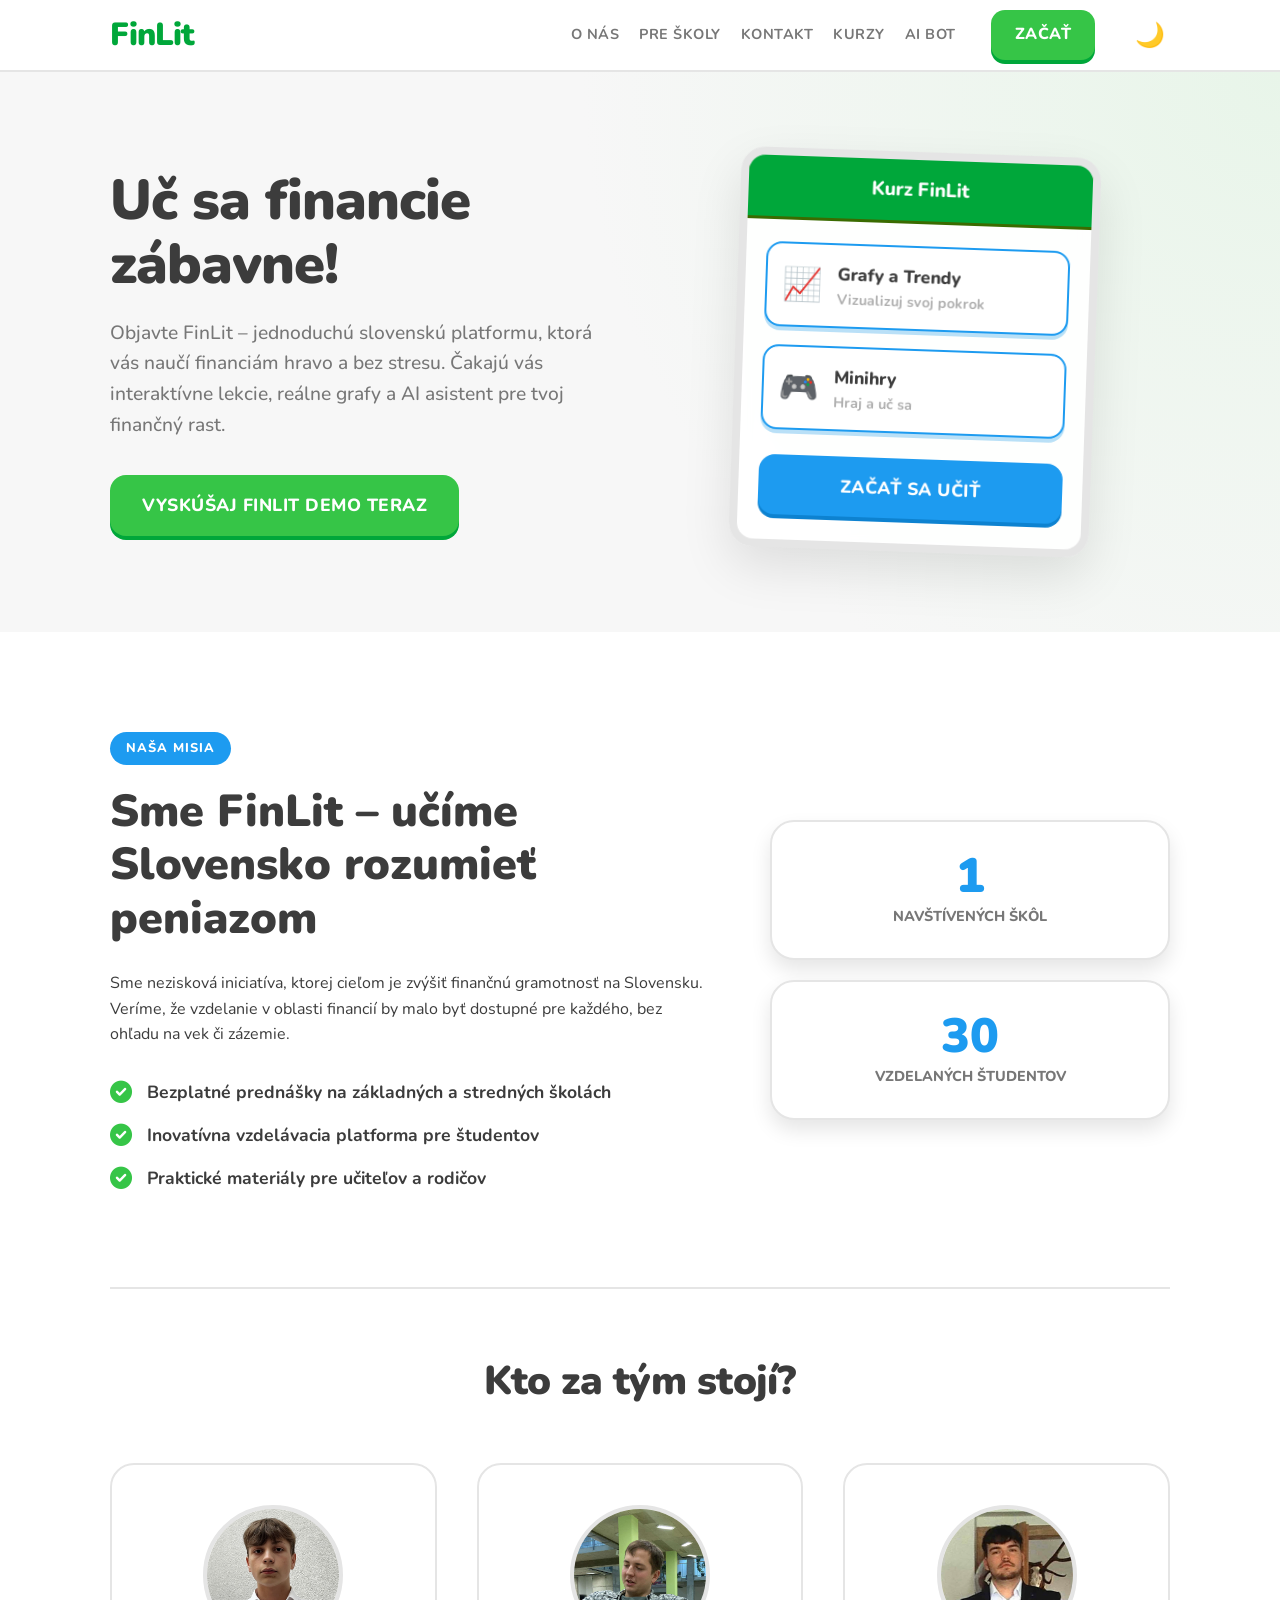
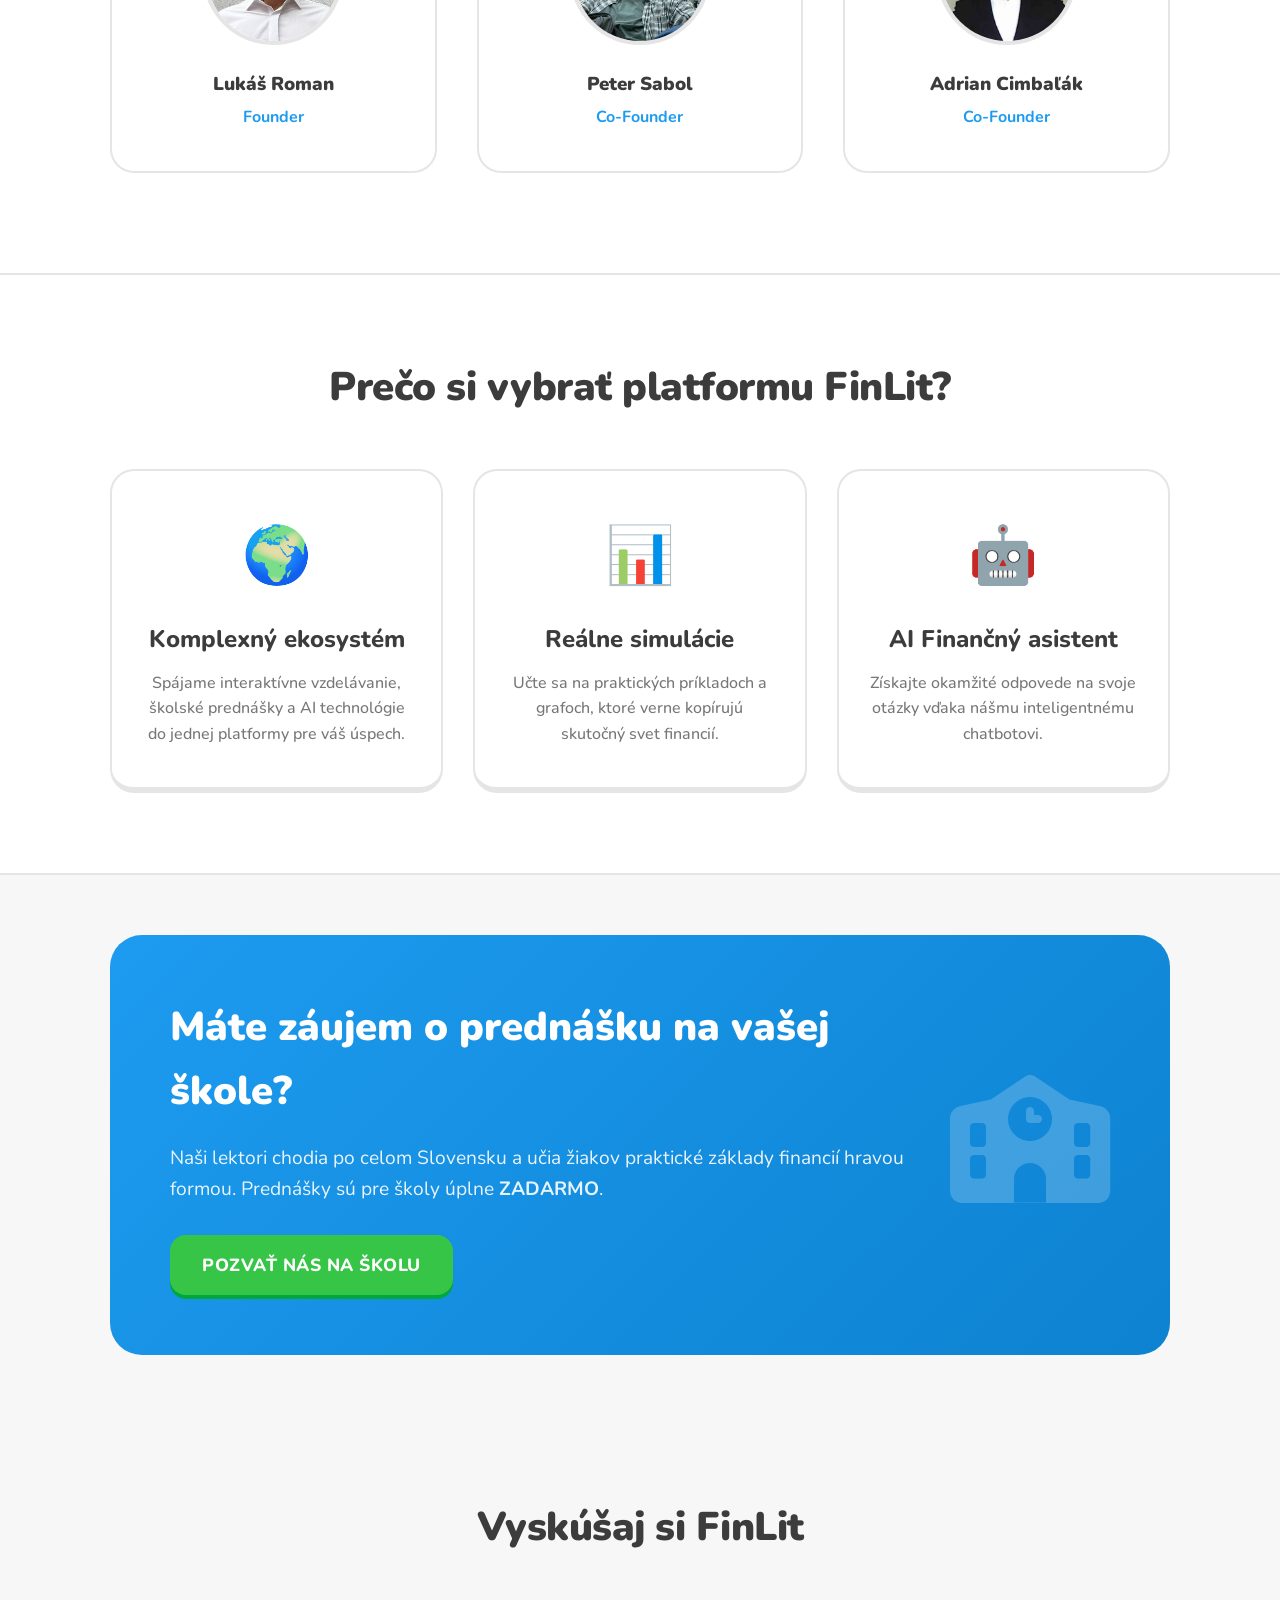
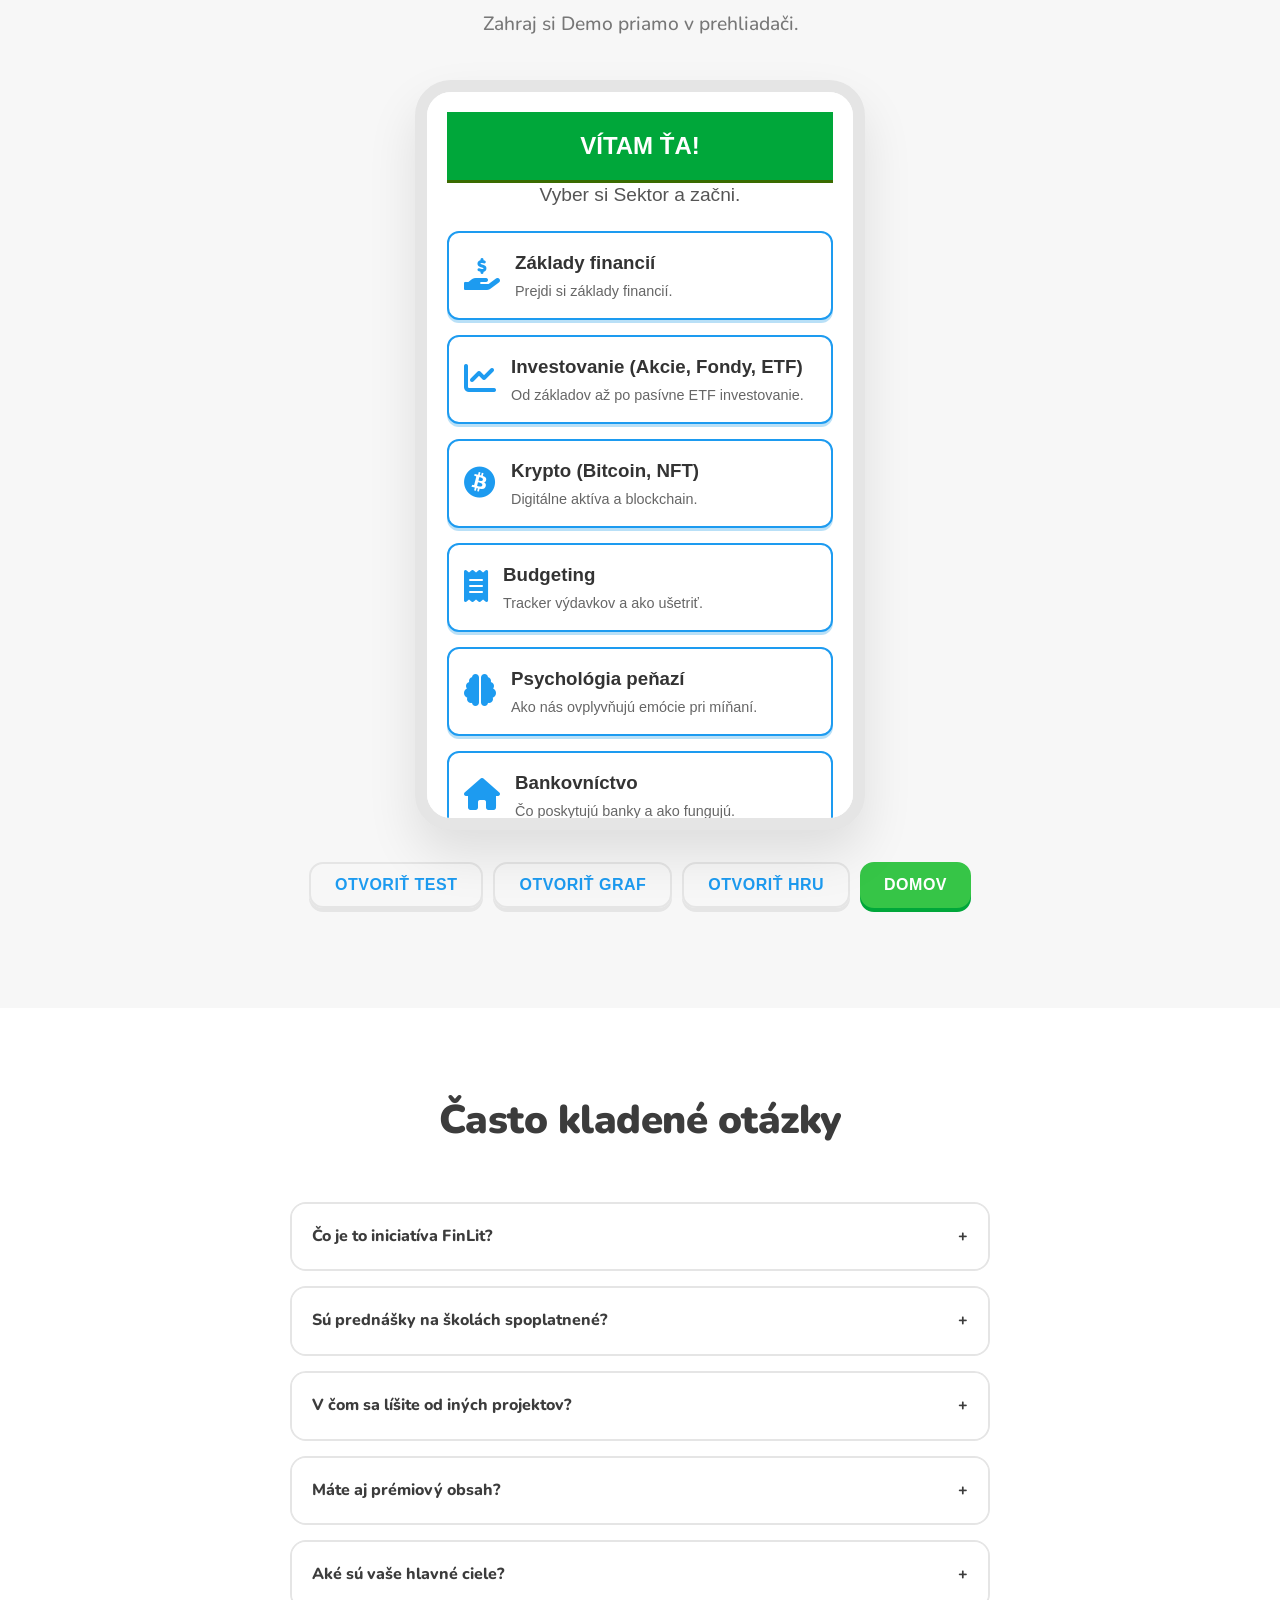
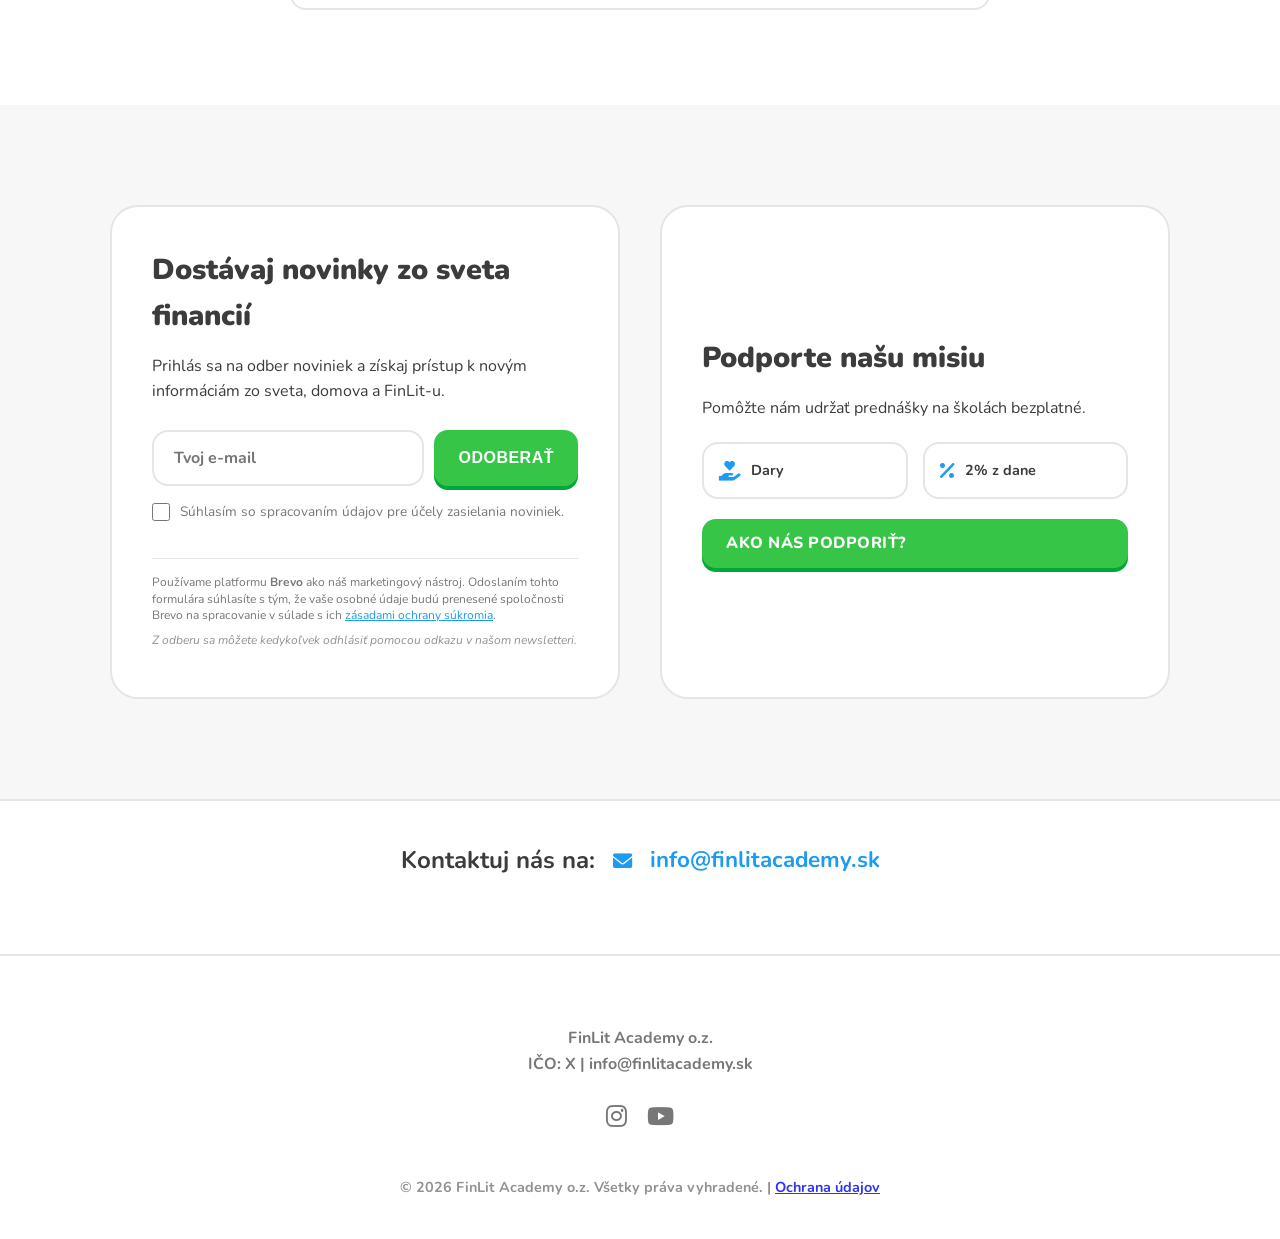
<file: index.html>
<!DOCTYPE html>
<html lang="sk">

<head>
    <meta charset="UTF-8">
    <meta name="viewport" content="width=device-width, initial-scale=1.0">
    <title>FinLit - Uč sa financie</title>
    <meta name="description" content="Objavte FinLit – slovenskú platformu, ktorá vás naučí financiám hravo a bez stresu. Čakajú vás
                        interaktívne lekcie, reálne grafy a AI bot v štýle tých najlepších vzdelávacích platforiem!.">

    <!-- Open Graph / Facebook -->
    <meta property="og:type" content="website">
    <meta property="og:url" content="https://finlitacademy.sk/">
    <meta property="og:title" content="FinLit - Uč sa financie zábavne!">
    <meta property="og:description" content="Slovenská platforma pre hravé finančné vzdelávanie. Interaktívne lekcie, simulácie a AI asistent.">
    <meta property="og:image" content="https://finlitacademy.sk/img/og-preview.png">

    <!-- Twitter -->
    <meta property="twitter:card" content="summary_large_image">
    <meta property="twitter:url" content="https://finlitacademy.sk/">
    <meta property="twitter:title" content="FinLit - Uč sa financie zábavne!">
    <meta property="twitter:description" content="Slovenská platforma pre hravé finančné vzdelávanie. Interaktívne lekcie, simulácie a AI asistent.">
    <meta property="twitter:image" content="https://finlitacademy.sk/img/og-preview.png">

    <link href="https://fonts.googleapis.com/css2?family=Nunito:wght@400;700;800;900&display=swap" rel="stylesheet">
    <link rel="stylesheet" href="style.css">
    <link rel="stylesheet" href="https://cdnjs.cloudflare.com/ajax/libs/font-awesome/6.0.0-beta3/css/all.min.css">
    <style>
        /* Team Member Card & Modal Styles */
        .team-card {
            cursor: pointer;
            transition: all 0.3s ease;
        }

        .team-card:hover {
            border-color: var(--fin-blue) !important;
            transform: translateY(-10px);
            box-shadow: 0 15px 30px var(--fin-shadow);
        }

        .team-img-container {
            width: 140px;
            height: 140px;
            border-radius: 50%;
            margin: 0 auto 25px;
            overflow: hidden;
            border: 4px solid var(--border-color);
            transition: border-color 0.3s ease;
        }

        .team-card:hover .team-img-container {
            border-color: var(--fin-blue);
        }

        .team-img-container img {
            width: 100%;
            height: 100%;
            object-fit: cover;
        }

        /* Modal Structure */
        .modal {
            display: none;
            position: fixed;
            z-index: 2000;
            left: 0;
            top: 0;
            width: 100%;
            height: 100%;
            background-color: rgba(0, 0, 0, 0.6);
            backdrop-filter: blur(5px);
            animation: fadeIn 0.3s ease;
        }

        .team-modal-content {
            background-color: var(--card-bg);
            margin: 10% auto;
            padding: 40px;
            border-radius: 28px;
            width: 90%;
            max-width: 550px;
            position: relative;
            box-shadow: 0 20px 50px rgba(0, 0, 0, 0.3);
            border: 1px solid var(--border-color);
            animation: slideUp 0.4s ease;
        }

        .close-modal {
            position: absolute;
            right: 25px;
            top: 20px;
            font-size: 35px;
            font-weight: bold;
            color: var(--text-light);
            cursor: pointer;
            line-height: 1;
        }

        .close-modal:hover {
            color: var(--fin-blue);
        }

        .member-header {
            display: flex;
            align-items: center;
            gap: 30px;
            margin-bottom: 30px;
            text-align: left;
        }

        .member-header img {
            width: 120px;
            height: 120px;
            border-radius: 50%;
            border: 4px solid var(--fin-blue);
        }

        .member-header h2 {
            font-size: 2rem;
            font-weight: 900;
            margin: 0 !important;
            color: var(--text-dark);
        }

        .member-role {
            color: var(--fin-blue);
            font-weight: 800;
            text-transform: uppercase;
            letter-spacing: 1px;
            font-size: 0.9rem;
        }

        .member-bio {
            font-size: 1.1rem;
            line-height: 1.6;
            color: var(--text-light);
            text-align: left;
        }

        @keyframes slideUp {
            from {
                transform: translateY(50px);
                opacity: 0;
            }

            to {
                transform: translateY(0);
                opacity: 1;
            }
        }
    </style>
</head>

<body>
    <header class="main-header">
        <div class="container">
            <div class="logo">FinLit</div>
            <nav class="nav-links">
                <a href="#o-nas">O nás</a>
                <a href="#schools">Pre školy</a>
                <a href="#kontakt">Kontakt</a>
                <a href="kurzy.html">Kurzy</a>
                <a href="ai.html">AI Bot</a>
                <a href="#demo" class="btn-primary" style="margin-left: 15px;">Začať</a>
                <button class="theme-toggle" onclick="toggleTheme()" title="Prepnúť režim">
                    <span id="theme-icon">🌙</span>
                </button>
            </nav>
        </div>
    </header>

    <main>
        <section class="hero">
            <div class="container hero-content">
                <div class="hero-text">
                    <h2>Uč sa financie zábavne!</h2>
                    <p>Objavte FinLit – jednoduchú slovenskú platformu, ktorá vás naučí financiám hravo a bez stresu.
                        Čakajú vás
                        interaktívne lekcie, reálne grafy a AI asistent pre tvoj finančný rast.</p>
                    <a href="#demo" class="btn-primary large">Vyskúšaj FinLit Demo teraz</a>
                </div>
                <div class="hero-image">
                    <div class="app-mockup glass-effect">
                        <div class="mockup-header">Kurz FinLit</div>
                        <div class="mockup-body">
                            <div class="mockup-item">
                                <div class="mockup-icon" style="color: var(--fin-blue);">📈</div>
                                <div class="mockup-item-text">
                                    <h3>Grafy a Trendy</h3>
                                    <p>Vizualizuj svoj pokrok</p>
                                </div>
                            </div>
                            <div class="mockup-item">
                                <div class="mockup-icon" style="color: var(--fin-green-dark);">🎮</div>
                                <div class="mockup-item-text">
                                    <h3>Minihry</h3>
                                    <p>Hraj a uč sa</p>
                                </div>
                            </div>
                            <a href="#demo" class="mockup-button">Začať sa učiť</a>
                        </div>
                    </div>
                </div>
            </div>
        </section>

        <section id="o-nas" class="about-section">
            <div class="container">
                <div class="mission-grid">
                    <div class="mission-text">
                        <span class="badge">Naša Misia</span>
                        <h2>Sme FinLit – učíme Slovensko rozumieť peniazom</h2>
                        <p>Sme nezisková iniciatíva, ktorej cieľom je zvýšiť finančnú gramotnosť na Slovensku. Veríme,
                            že vzdelanie v oblasti financií by malo byť dostupné pre každého, bez ohľadu na vek či
                            zázemie.</p>
                        <ul class="mission-list">
                            <li><i class="fas fa-check-circle"></i> Bezplatné prednášky na základných a stredných
                                školách</li>
                            <li><i class="fas fa-check-circle"></i> Inovatívna vzdelávacia platforma pre študentov</li>
                            <li><i class="fas fa-check-circle"></i> Praktické materiály pre učiteľov a rodičov</li>
                        </ul>
                    </div>
                    <div class="mission-stats">
                        <div class="stat-card">
                            <div class="stat-number">1</div>
                            <div class="stat-label">Navštívených škôl</div>
                        </div>
                        <div class="stat-card">
                            <div class="stat-number">30</div>
                            <div class="stat-label">Vzdelaných študentov</div>
                        </div>
                    </div>
                </div>

                <div id="team" class="team-group text-center">
                    <h2 class="section-title">Kto za tým stojí?</h2>
                    <div class="team-grid">
                        <div class="team-card" onclick="showMember('lukas')">
                            <div class="team-img-container">
                                <img src="img/team/lukas.png" alt="Lukáš Roman">
                            </div>
                            <h3>Lukáš Roman</h3>
                            <p>Founder</p>
                        </div>
                        <div class="team-card" onclick="showMember('peter')">
                            <div class="team-img-container">
                                <img src="img/team/peter.png" alt="Peter Sabol">
                            </div>
                            <h3>Peter Sabol</h3>
                            <p>Co-Founder</p>
                        </div>
                        <div class="team-card" onclick="showMember('adrian')">
                            <div class="team-img-container">
                                <img src="img/team/adrian.png" alt="Adrian Cimbaľák">
                            </div>
                            <h3>Adrian Cimbaľák</h3>
                            <p>Co-Founder</p>
                        </div>
                    </div>
                </div>
            </div>
        </section>

        <section id="features" class="features">
            <div class="container text-center">
                <h2 class="section-title">Prečo si vybrať platformu FinLit?</h2>
                <div class="features-grid">
                    <div class="feature-card">
                        <div class="feature-icon">🌍</div>
                        <h3>Komplexný ekosystém</h3>
                        <p>Spájame interaktívne vzdelávanie, školské prednášky a AI technológie do jednej platformy pre
                            váš úspech.</p>
                    </div>
                    <div class="feature-card">
                        <div class="feature-icon">📊</div>
                        <h3>Reálne simulácie</h3>
                        <p>Učte sa na praktických príkladoch a grafoch, ktoré verne kopírujú skutočný svet financií.</p>
                    </div>
                    <div class="feature-card">
                        <div class="feature-icon">🤖</div>
                        <h3>AI Finančný asistent</h3>
                        <p>Získajte okamžité odpovede na svoje otázky vďaka nášmu inteligentnému chatbotovi.</p>
                    </div>
                </div>
            </div>
        </section>

        <section id="schools" class="schools-section">
            <div class="container">
                <div class="schools-box glass-effect">
                    <div class="schools-content">
                        <h2>Máte záujem o prednášku na vašej škole?</h2>
                        <p>Naši lektori chodia po celom Slovensku a učia žiakov praktické základy financií hravou
                            formou. Prednášky sú pre školy úplne <strong>ZADARMO</strong>.</p>
                        <a href="#kontakt" class="btn-primary large">Pozvať nás na školu</a>
                    </div>
                    <div class="schools-icon-box">
                        <i class="fas fa-school"></i>
                    </div>
                </div>
            </div>
        </section>

        <section id="demo" class="demo-section">
            <div class="container text-center">
                <h2 class="section-title">Vyskúšaj si FinLit</h2>
                <p class="demo-subtitle">Zahraj si Demo priamo v prehliadači.</p>
                <div class="iframe-container">
                    <iframe src="finlit.html" title="FinLit App" id="appFrame"></iframe>
                </div>
                <!-- Device controls -->
                <div class="controls mt-4">
                    <button class="btn-secondary"
                        onclick="document.getElementById('appFrame').src='finlit.html'">Otvoriť
                        Test</button>
                    <button class="btn-secondary"
                        onclick="document.getElementById('appFrame').src='finlitgraf.html'">Otvoriť Graf</button>
                    <button class="btn-secondary" onclick="document.getElementById('appFrame').src='game.html'">Otvoriť
                        Hru</button>
                    <button class="btn-primary"
                        onclick="document.getElementById('appFrame').src='finlit.html'">Domov</button>
                </div>
            </div>
        </section>


        <!-- Rest of main content -->
        <section id="faq" class="faq-section">
            <div class="container">
                <h2 class="section-title text-center">Často kladené otázky</h2>
                <div class="faq-container">
                    <div class="faq-item">
                        <div class="faq-question">Čo je to iniciatíva FinLit? <span>+</span></div>
                        <div class="faq-answer">
                            <p>FinLit je vzdelávacia iniciatíva zameraná na rozvoj finančnej gramotnosti a praktických
                                životných zručností mladých ľudí na základných a stredných školách. Prinášame moderné
                                vzdelávanie, ktoré reflektuje reálne výzvy dnešného sveta.</p>
                        </div>
                    </div>
                    <div class="faq-item">
                        <div class="faq-question">Sú prednášky na školách spoplatnené? <span>+</span></div>
                        <div class="faq-answer">
                            <p>Nie! Naším poslaním je šíriť osvetu, preto sú interaktívne workshopy a prednášky pre
                                základné a stredné školy úplne <strong>ZADARMO</strong>.</p>
                        </div>
                    </div>
                    <div class="faq-item">
                        <div class="faq-question">V čom sa líšite od iných projektov? <span>+</span></div>
                        <div class="faq-answer">
                            <p>Odlišujeme sa vývojom vlastnej digitálnej aplikácie, ktorá prepája edukáciu s praktickými
                                simuláciami. Mladým ľuďom umožňujeme budovať správne finančné návyky interaktívnym a
                                dlhodobo udržateľným spôsobom.</p>
                        </div>
                    </div>
                    <div class="faq-item">
                        <div class="faq-question">Máte aj prémiový obsah? <span>+</span></div>
                        <div class="faq-answer">
                            <p>Áno, popri základných kurzoch a hrách, ktoré sú zadarmo, ponúkame aj prémiový expertný
                                obsah (napr. Due Diligence) pre tých, ktorí sa chcú v téme financií hlbšie
                                špecializovať.</p>
                        </div>
                    </div>
                    <div class="faq-item">
                        <div class="faq-question">Aké sú vaše hlavné ciele? <span>+</span></div>
                        <div class="faq-answer">
                            <p>Naším cieľom je preklenúť medzeru medzi teoretickým školským vzdelávaním a praktickými
                                znalosťami potrebnými pre finančné rozhodovanie v každodennom živote.</p>
                        </div>
                    </div>
                </div>
            </div>
        </section>

        <section id="join" class="join-section">
            <div class="container">
                <div class="join-grid">
                    <div class="join-box">
                        <h2>Dostávaj novinky zo sveta financií</h2>
                        <p>Prihlás sa na odber noviniek a získaj prístup k novým informáciám zo sveta, domova a
                            FinLit-u.</p>
                        <!-- Native Brevo Form -->
                        <div id="newsletter-container">
                            <form id="brevo-form" class="newsletter-form-native"
                                action="https://9b8e9b3f.sibforms.com/serve/[base64]"
                                method="POST" target="hidden_iframe">

                                <div class="newsletter-input-group">
                                    <input type="email" name="EMAIL" placeholder="Tvoj e-mail" required>
                                    <button type="submit" class="btn-primary">Odoberať</button>
                                </div>

                                <label class="newsletter-consent">
                                    <input type="checkbox" name="POTVRDENIE_CAPTCHA" value="1" required>
                                    <span>Súhlasím so spracovaním údajov pre účely zasielania noviniek.</span>
                                </label>

                                <!-- Hidden Fields for Brevo -->
                                <div class="hidden-fields">
                                    <input type="text" name="email_address_check" value="">
                                    <input type="hidden" name="locale" value="en">
                                </div>

                                <!-- Brevo Legal & Branding -->
                                <div class="newsletter-footer">
                                    <p>Používame platformu <strong>Brevo</strong> ako náš marketingový nástroj. Odoslaním
                                        tohto formulára súhlasíte s tým, že vaše osobné údaje budú prenesené spoločnosti
                                        Brevo na spracovanie v súlade s ich <a
                                            href="https://www.brevo.com/en/legal/privacypolicy/" target="_blank">zásadami
                                            ochrany súkromia</a>.</p>
                                    <p class="unsubscribe-info">Z odberu sa môžete kedykoľvek odhlásiť pomocou odkazu v
                                        našom newsletteri.</p>
                                </div>
                            </form>

                            <!-- Success Message -->
                            <div id="newsletter-success" class="success-message">
                                <i class="fas fa-check-circle"></i>
                                <h3>Ďakujeme!</h3>
                                <p>Tvoj odber bol úspešne potvrdený.</p>
                            </div>
                        </div>

                        <!-- Hidden Iframe to handle submission without reload -->
                        <iframe name="hidden_iframe" id="hidden_iframe" style="display:none;"
                            onload="if(submitted) { showNewsletterSuccess(); }"></iframe>

                        <script>
                            var submitted = false;
                            document.getElementById('brevo-form').onsubmit = function () {
                                submitted = true;
                            };

                            function showNewsletterSuccess() {
                                document.getElementById('brevo-form').style.display = 'none';
                                document.getElementById('newsletter-success').style.display = 'block';
                            }
                        </script>
                    </div>
                    <div class="join-box">
                        <h2>Podporte našu misiu</h2>
                        <p>Pomôžte nám udržať prednášky na školách bezplatné.</p>
                        <div class="support-row">
                            <div class="support-pill">
                                <i class="fas fa-hand-holding-heart"></i>
                                <span>Dary</span>
                            </div>
                            <div class="support-pill">
                                <i class="fas fa-percentage"></i>
                                <span>2% z dane</span>
                            </div>
                        </div>
                        <a href="#" class="btn-primary small" style="margin-top: 20px;">Ako nás podporiť?</a>
                    </div>
                </div>
            </div>
        </section>

        <section id="kontakt" class="contact-section">
            <div class="container text-center">
                <div class="contact-container single-column">
                    <div class="contact-info">
                        <div class="info-item centered">
                            <h2>Kontaktuj nás na:</h2>
                            <i class="fas fa-envelope"></i>
                            <a href="mailto:info@finlitacademy.sk" class="contact-email">info@finlitacademy.sk</a>
                        </div>
                    </div>
                </div>
            </div>
        </section>

    </main>

    <footer>
        <div class="container text-center">
            <div class="footer-info">
                <p><strong>FinLit Academy o.z.</strong></p>
                <p>IČO: X | info@finlitacademy.sk</p>
                <div class="social-links">
                    <a href="#" title="Instagram"><i class="fab fa-instagram"></i></a>
                    <a href="#" title="YouTube"><i class="fab fa-youtube"></i></a>
                </div>
            </div>
            <p class="copyright">&copy; 2026 FinLit Academy o.z. Všetky práva vyhradené. | <a href="#">Ochrana
                    údajov</a>
            </p>
        </div>
    </footer>
    <div id="team-modal" class="modal">
        <div class="modal-content team-modal-content">
            <span class="close-modal" onclick="closeMemberModal()">&times;</span>
            <div id="member-detail">
                <!-- Content will be injected by JavaScript -->
            </div>
        </div>
    </div>

    <script src="scripts.js"></script>
</body>

</html>
</file>
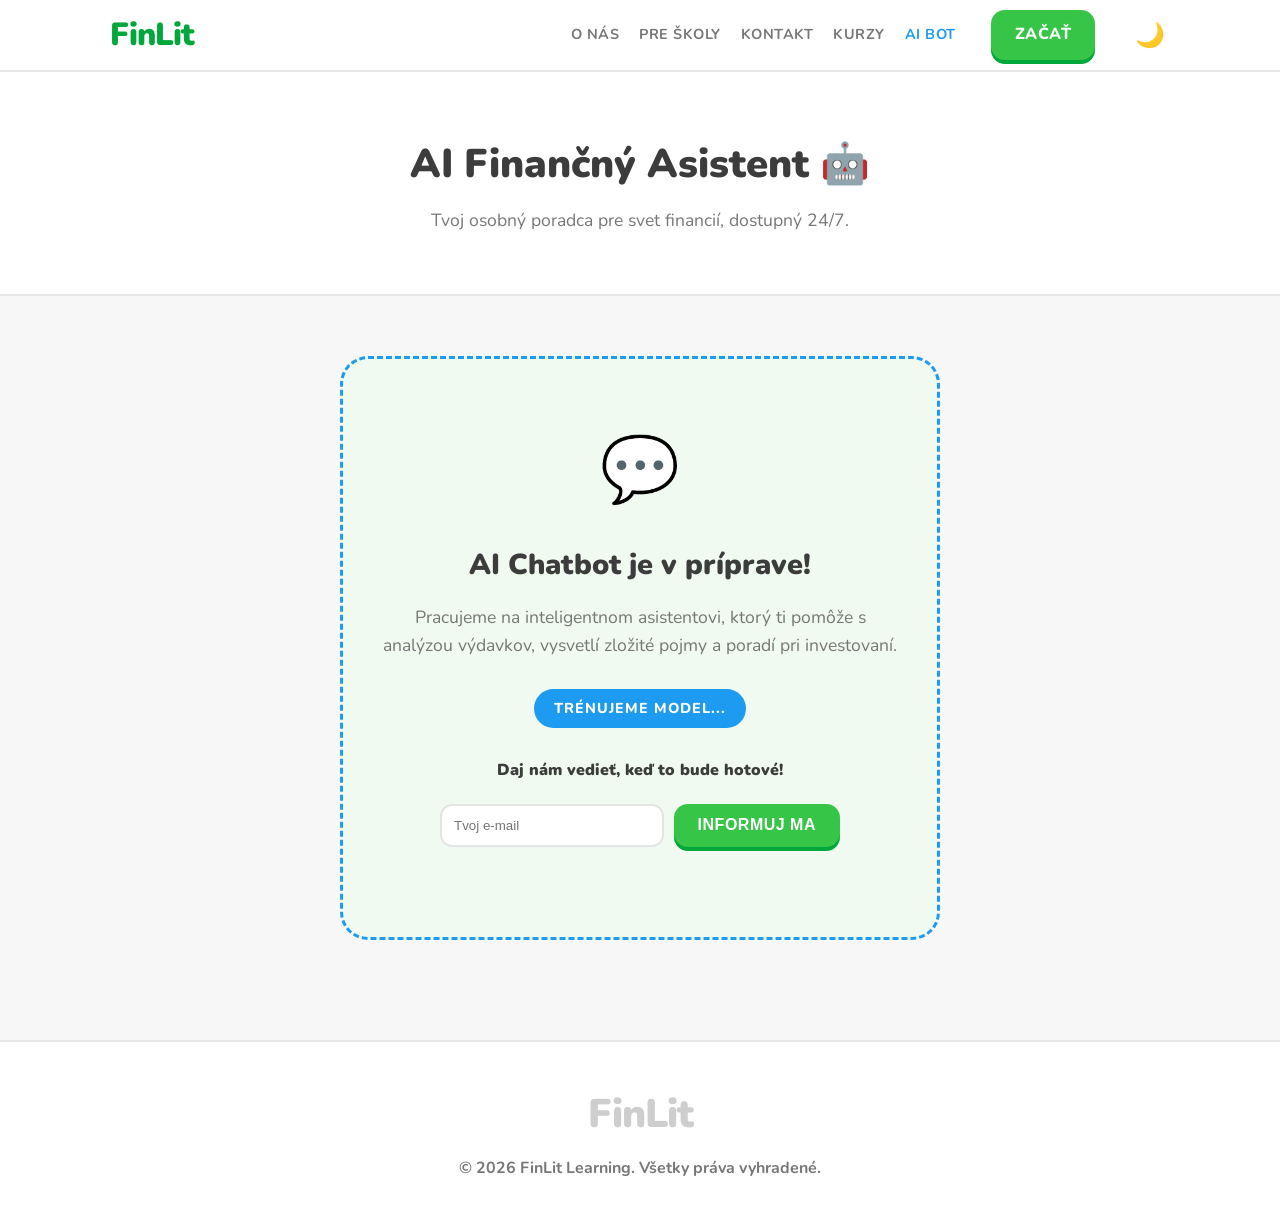
<file: ai.html>
<!DOCTYPE html>
<html lang="sk">

<head>
    <meta charset="UTF-8">
    <meta name="viewport" content="width=device-width, initial-scale=1.0">
    <title>FinLit - AI Bot 🤖</title>
    <link href="https://fonts.googleapis.com/css2?family=Nunito:wght@400;700;800;900&display=swap" rel="stylesheet">
    <link rel="stylesheet" href="style.css">
    <link rel="stylesheet" href="https://cdnjs.cloudflare.com/ajax/libs/font-awesome/6.0.0-beta3/css/all.min.css">
</head>

<body>
    <header class="main-header">
        <div class="container">
            <div class="logo"><a href="index.html" style="text-decoration: none; color: inherit;">FinLit</a></div>
            <nav class="nav-links">
                <a href="index.html#o-nas">O nás</a>
                <a href="index.html#schools">Pre školy</a>
                <a href="index.html#kontakt">Kontakt</a>
                <a href="kurzy.html">Kurzy</a>
                <a href="ai.html" class="active-link">AI Bot</a>
                <a href="index.html#demo" class="btn-primary" style="margin-left: 15px;">Začať</a>
                <button class="theme-toggle" onclick="toggleTheme()" title="Prepnúť režim">
                    <span id="theme-icon">🌙</span>
                </button>
            </nav>
        </div>
    </header>

    <main>
        <section class="hero-mini">
            <div class="container text-center">
                <h2>AI Finančný Asistent 🤖</h2>
                <p>Tvoj osobný poradca pre svet financií, dostupný 24/7.</p>
            </div>
        </section>

        <section class="video-grid-section">
            <div class="container text-center">
                <div class="coming-soon-card">
                    <div class="coming-soon-icon">💬</div>
                    <h3>AI Chatbot je v príprave!</h3>
                    <p>Pracujeme na inteligentnom asistentovi, ktorý ti pomôže s analýzou výdavkov, vysvetlí zložité
                        pojmy a poradí pri investovaní.</p>
                    <div class="status-badge">Trénujeme model...</div>

                    <div class="lead-form-inline">
                        <h4>Daj nám vedieť, keď to bude hotové!</h4>
                        <form class="lead-form-group"
                            onsubmit="event.preventDefault(); alert('Super! Dáme ti vedieť hneď ako AI spustíme.');">
                            <input type="email" placeholder="Tvoj e-mail" required>
                            <button type="submit" class="btn-primary">Informuj ma</button>
                        </form>
                    </div>
                </div>
            </div>
        </section>
    </main>

    <footer>
        <div class="container text-center">
            <div class="footer-logo">FinLit</div>
            <p>&copy; 2026 FinLit Learning. Všetky práva vyhradené.</p>
        </div>
    </footer>
    <script src="scripts.js"></script>
</body>

</html>
</file>
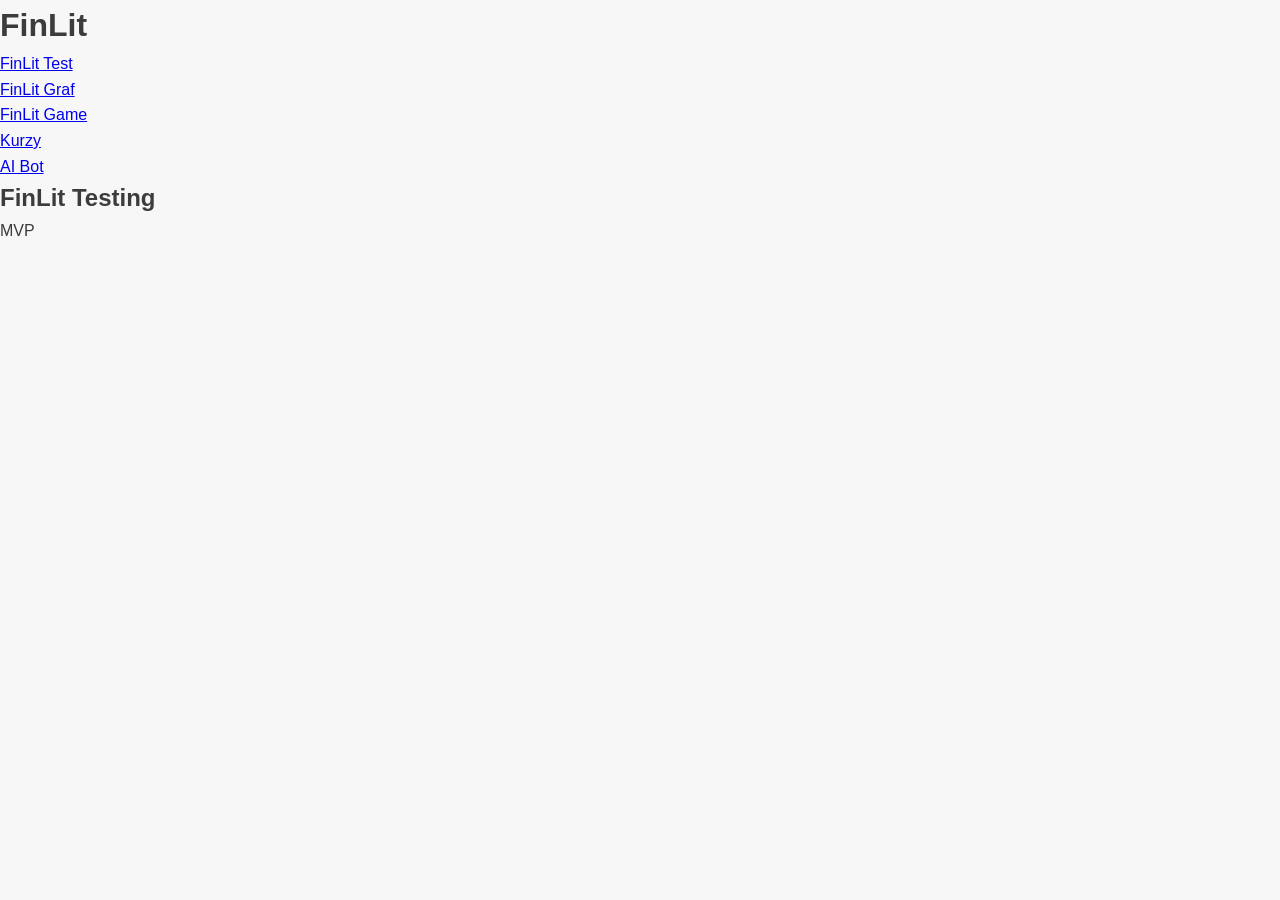
<file: finap_test_menu.html>
<!DOCTYPE html>
<html lang="en">

<head>
    <meta charset="UTF-8">
    <meta name="viewport" content="width=device-width, initial-scale=1.0">
    <title>FinLit MVP</title>
    <link rel="stylesheet" href="style.css">
</head>

<body>
    <header>
        <h1>FinLit</h1>
        <nav>
            <ul>
                <li><a href="finlit.html">FinLit Test</a></li>
                <li><a href="finlitgraf.html">FinLit Graf</a></li>
                <li><a href="game.html">FinLit Game</a></li>
                <li><a href="kurzy.html">Kurzy</a></li>
                <li><a href="ai.html">AI Bot</a></li>

            </ul>
        </nav>
    </header>

    <main>
        <section id="home">
            <h2>FinLit Testing</h2>
            <p>MVP</p>
        </section>
    </main>
</body>

</html>
</file>
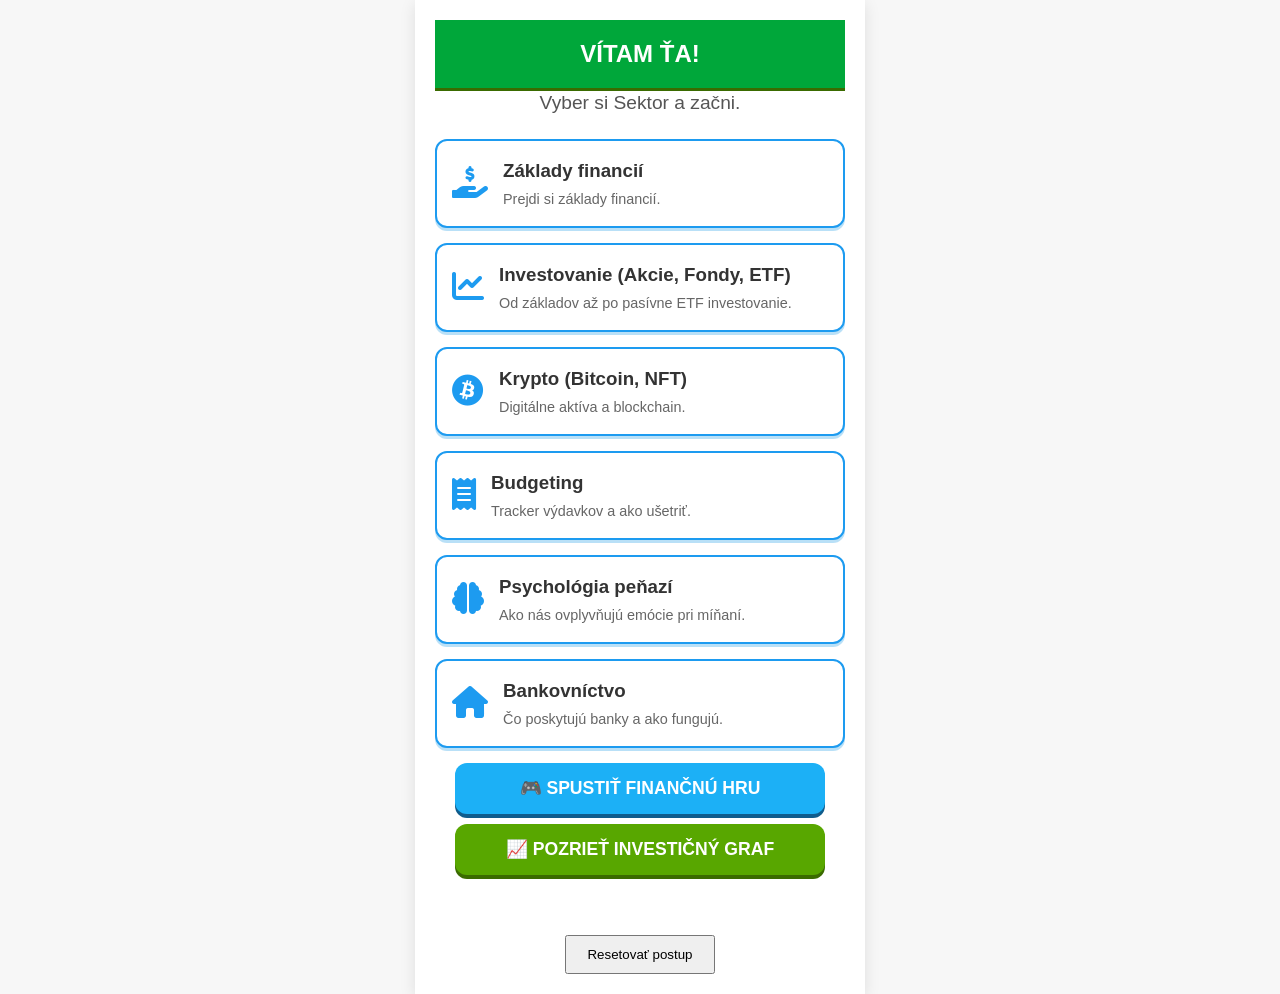
<file: finlit.html>
<!DOCTYPE html>
<html lang="sk">

<head>
    <meta charset="UTF-8">
    <meta name="viewport" content="width=device-width, initial-scale=1.0">
    <title>Investičné Sektory 🏦</title>

    <link rel="stylesheet" href="https://cdnjs.cloudflare.com/ajax/libs/font-awesome/6.0.0-beta3/css/all.min.css">
    <link rel="stylesheet" href="style.css">
</head>

<body class="app-body">

    <div class="app-container">

        <div id="main-menu-screen" class="screen active">
            <div class="header">VÍTAM ŤA!</div>
            <div class="subheader">Vyber si Sektor a začni.</div>

            <div class="module-list">
                <div class="module-item" onclick="startModule('zaklady')">
                    <div class="module-icon"><i class="fas fa-hand-holding-usd"></i></div>
                    <div class="module-info">
                        <h3>Základy financií</h3>
                        <p>Prejdi si základy financií.</p>
                    </div>
                </div>

                <div class="module-item" onclick="startModule('investovanie')">
                    <div class="module-icon"><i class="fas fa-chart-line"></i></div>
                    <div class="module-info">
                        <h3>Investovanie (Akcie, Fondy, ETF)</h3>
                        <p>Od základov až po pasívne ETF investovanie.</p>
                    </div>
                </div>

                <div class="module-item" onclick="startModule('krypto')">
                    <div class="module-icon"><i class="fab fa-bitcoin"></i></div>
                    <div class="module-info">
                        <h3>Krypto (Bitcoin, NFT)</h3>
                        <p>Digitálne aktíva a blockchain.</p>
                    </div>
                </div>

                <div class="module-item" onclick="startModule('budgeting')">
                    <div class="module-icon"><i class="fas fa-receipt"></i></div>
                    <div class="module-info">
                        <h3>Budgeting</h3>
                        <p>Tracker výdavkov a ako ušetriť.</p>
                    </div>
                </div>

                <div class="module-item" onclick="startModule('psychologia')">
                    <div class="module-icon"><i class="fas fa-brain"></i></div>
                    <div class="module-info">
                        <h3>Psychológia peňazí</h3>
                        <p>Ako nás ovplyvňujú emócie pri míňaní.</p>
                    </div>
                </div>

                <div class="module-item" onclick="startModule('hypoteky')">
                    <div class="module-icon"><i class="fas fa-home"></i></div>
                    <div class="module-info">
                        <h3>Bankovníctvo</h3>
                        <p>Čo poskytujú banky a ako fungujú.</p>
                    </div>
                </div>
            </div>

            <div style="padding: 0 20px 20px;">
                <a href="game.html" style="text-decoration: none;">
                    <button class="action-button"
                        style="background-color: #1cb0f6; box-shadow: 0 4px 0 #0f5c8c; margin-top: 10px;">
                        🎮 Spustiť finančnú hru
                    </button>
                </a>
                <a href="finlitgraf.html" style="text-decoration: none;">
                    <button class="action-button"
                        style="background-color: #58a700; box-shadow: 0 4px 0 #3a6b00; margin-top: 10px;">
                        📈 Pozrieť investičný graf
                    </button>
                </a>
            </div>
        </div>

        <div id="menu-screen" class="screen">
            <div class="header">ŠTUDIJNÝ PLÁN: <span id="module-title"></span></div>

            <div class="module-header-info subheader" id="module-desc">
                Vyber si ktorúkoľvek lekciu a začni sa vzdelávať.
            </div>

            <div id="dynamic-lesson-list" class="lesson-list"></div>

            <button class="action-button" style="background-color: #333; box-shadow: 0 4px 0 #111; margin-top: 20px;"
                onclick="showScreen('main-menu-screen')">Späť na Výber Sektora 🔙</button>
        </div>

        <div style="text-align: center; padding: 20px 0;">
            <button onclick="resetProgress()" style="padding: 10px 20px; cursor: pointer;">Resetovať postup</button>
        </div>

        <div id="lesson-screen" class="screen">
            <div class="header">LEKCIA: <span id="lesson-title"></span></div>

            <div id="lesson-content">
                <div class="poucka-box">
                    <p id="lesson-text"></p>
                </div>
            </div>

            <button id="start-quiz-button" class="action-button">ZAČAŤ KRÁTKY TEST! ✅</button>
            <button class="action-button" style="background-color: #777; box-shadow: 0 4px 0 #555;"
                onclick="showScreen('menu-screen')">Späť na Študijný plán</button>
        </div>

        <div id="quiz-screen" class="screen">
            <div class="header">TEST: PREVER SI VEDOMOSTI 🤔</div>

            <div style="padding: 20px 0;">
                <p id="question-text" style="font-weight: bold; font-size: 1.1em;"></p>
                <div id="answers-container"></div>

                <button id="quiz-continue" class="action-button" style="display: none; margin-top: 20px;">POKRAČOVAŤ NA
                    ŠTUDIJNÝ PLÁN 🥳</button>
            </div>
        </div>

    </div>

    <script src="data.js"></script>

    <script>
        let currentModule = '';
        let currentLessonKey = '';
        let completedLessons = JSON.parse(localStorage.getItem('completedLessons')) || {};

        // --- FUNKCIE PREPÍNANIE OBRAZOVIEK ---

        function showScreen(screenId) {
            document.querySelectorAll('.screen').forEach(screen => {
                screen.classList.remove('active');
            });
            document.getElementById(screenId).classList.add('active');

            // Pri návrate na zoznam lekcií ich znovu vykreslíme (kvôli aktualizácii stavu 'Dokončené')
            if (screenId === 'menu-screen' && currentModule) {
                renderLessons();
            }
        }

        function startModule(key) {
            currentModule = key;
            const moduleInfo = modules[key];

            document.getElementById('module-title').textContent = moduleInfo.title;

            // Nastavenie popisu modulu, ak existuje v data.js
            if (moduleInfo.description) {
                document.getElementById('module-desc').textContent = moduleInfo.description;
            }

            renderLessons(); // Vykreslíme lekcie pre tento konkrétny modul
            showScreen('menu-screen');
        }

        // --- FUNKCIA: Dynamické vykreslenie lekcií bez zamykania ---
        function renderLessons() {
            const lessonListContainer = document.getElementById('dynamic-lesson-list');
            lessonListContainer.innerHTML = ''; // Vymažeme predošlé lekcie

            const moduleInfo = modules[currentModule];
            const moduleLessons = moduleInfo.lessonKeys || [];

            // Ošetrenie pre prázdne moduly (Krypto, Bankovníctvo)
            if (moduleLessons.length === 0) {
                lessonListContainer.innerHTML = '<p style="text-align: center; color: #777; padding: 20px;">Tento modul zatiaľ neobsahuje žiadne lekcie.</p>';
                return;
            }

            moduleLessons.forEach((key, index) => {
                const lesson = lessons[key];
                const isCompleted = completedLessons[key];

                // Predvolená ikona
                const iconClass = lesson.icon || 'fas fa-book';

                const getCssVar = (name) => getComputedStyle(document.documentElement).getPropertyValue(name).trim() || '#58cc02';
                const iconColor = isCompleted ? getCssVar('--duo-blue') : getCssVar('--duo-green-dark');

                // Vytvorenie HTML elementu lekcie
                const lessonItem = document.createElement('div');
                lessonItem.className = `lesson-item ${isCompleted ? 'completed' : ''}`;
                lessonItem.onclick = () => startLesson(key); // Všetky lekcie sú vždy klikateľné

                lessonItem.innerHTML = `
                <div class="lesson-icon" style="color: ${iconColor}; border-color: ${iconColor};">
                    <i class="${iconClass}"></i>
                </div>
                <div>
                    <h3>${index + 1}. ${lesson.title}</h3>
                    <p>${isCompleted ? 'Dokončené! ✨' : (lesson.initial_desc || 'Klikni a začni lekciu.')}</p>
                </div>
            `;

                lessonListContainer.appendChild(lessonItem);
            });
        }

        function startLesson(key) {
            const lesson = lessons[key];
            currentLessonKey = key;

            document.getElementById('lesson-title').textContent = lesson.title;
            let formattedText = lesson.text.replace(/\*\*(.*?)\*\*/g, '<strong>$1</strong>');
            document.getElementById('lesson-text').innerHTML = formattedText;

            const startQuizButton = document.getElementById('start-quiz-button');
            startQuizButton.onclick = () => startQuiz(lesson.quiz);

            showScreen('lesson-screen');
        }

        // --- FUNKCIE PRE TEST ---

        function startQuiz(quizData) {
            const answersContainer = document.getElementById('answers-container');
            answersContainer.innerHTML = '';

            document.getElementById('question-text').textContent = quizData.question;
            document.getElementById('quiz-continue').style.display = 'none';
            document.getElementById('quiz-continue').onclick = handleLessonComplete;

            quizData.options.forEach((option, index) => {
                const optionDiv = document.createElement('div');
                optionDiv.className = 'answer-option';
                optionDiv.textContent = option.text;
                optionDiv.setAttribute('data-index', index);

                optionDiv.onclick = (event) => checkAnswer(event.target, option.correct, answersContainer);
                answersContainer.appendChild(optionDiv);
            });

            showScreen('quiz-screen');
        }

        function checkAnswer(selectedElement, isCorrect, container) {
            container.querySelectorAll('.answer-option').forEach(el => {
                el.onclick = null;
            });

            if (isCorrect) {
                selectedElement.classList.add('correct');
                selectedElement.textContent += ' (Správne! 🎉)';
            } else {
                selectedElement.classList.add('incorrect');
                selectedElement.textContent += ' (Nesprávne 😔)';

                const correctIndex = lessons[currentLessonKey].quiz.options.findIndex(opt => opt.correct);
                const correctOption = container.querySelector(`[data-index="${correctIndex}"]`);
                if (correctOption) {
                    correctOption.classList.add('correct');
                    correctOption.textContent += ' (Správna Odpoveď)';
                }
            }
            document.getElementById('quiz-continue').style.display = 'block';
        }

        function handleLessonComplete() {
            completedLessons[currentLessonKey] = true;
            localStorage.setItem('completedLessons', JSON.stringify(completedLessons));
            showScreen('menu-screen');
        }

        function resetProgress() {
            if (confirm("Naozaj chceš zmazať svoj postup?")) {
                localStorage.removeItem('completedLessons');
                completedLessons = {};
                if (currentModule) {
                    renderLessons();
                }
            }
        }

        // Inicializácia pri načítaní stránky
        document.addEventListener('DOMContentLoaded', () => {
            showScreen('main-menu-screen');
        });

    </script>
</body>

</html>
</file>
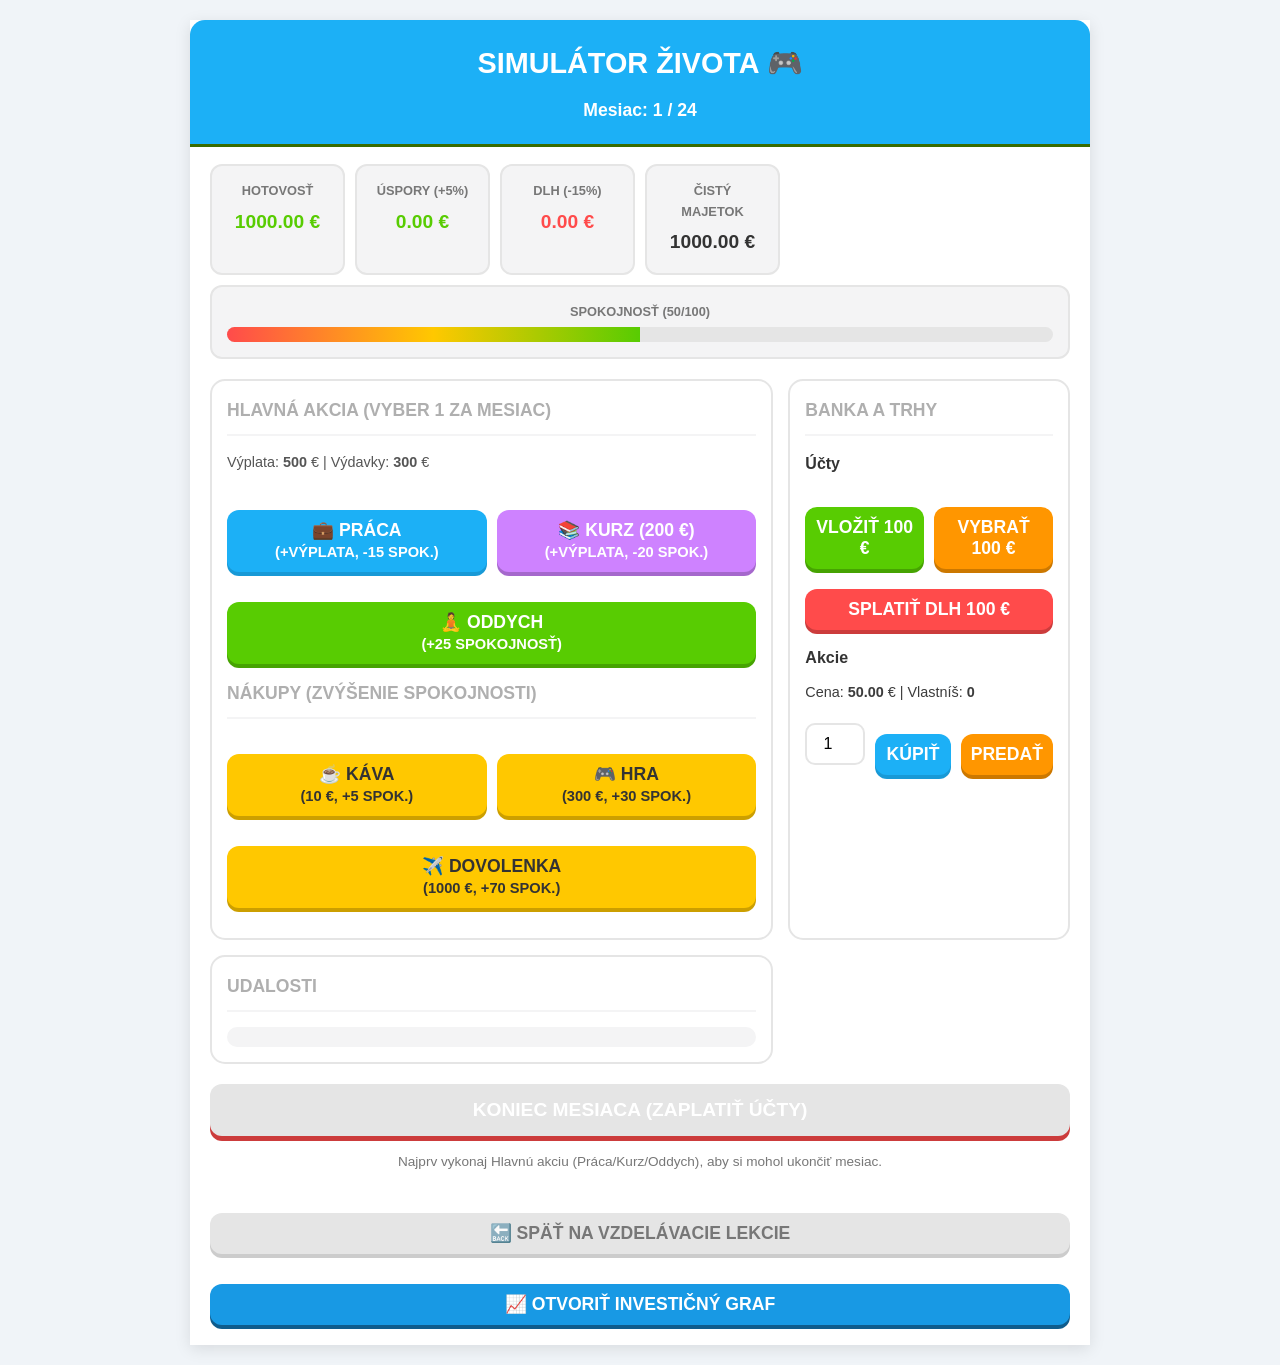
<file: game.html>
<!DOCTYPE html>
<html lang="sk">

<head>
    <meta charset="UTF-8">
    <meta name="viewport" content="width=device-width, initial-scale=1.0">
    <title>Simulátor: Cesta k bohatstvu 🎮</title>

    <link rel="stylesheet" href="https://cdnjs.cloudflare.com/ajax/libs/font-awesome/6.0.0-beta3/css/all.min.css">
    <link rel="stylesheet" href="style.css">

    <style>
        /* --- ŠPECIFICKÉ ŠTÝLY PRE HRU --- */
        .game-stats-grid {
            display: grid;
            grid-template-columns: repeat(auto-fit, minmax(130px, 1fr));
            gap: 10px;
            margin-bottom: 20px;
        }

        .game-stat-box {
            background: #f4f4f5;
            padding: 15px;
            border-radius: 12px;
            text-align: center;
            border: 2px solid #e5e5e5;
        }

        .game-stat-label {
            display: block;
            font-size: 0.8rem;
            color: #777;
            font-weight: bold;
            text-transform: uppercase;
            margin-bottom: 5px;
        }

        .game-stat-value {
            font-size: 1.2rem;
            font-weight: bold;
            color: #333;
        }

        .game-money-val {
            color: #58cc02;
        }

        .game-debt-val {
            color: #ff4b4b;
        }

        .game-panels {
            display: grid;
            grid-template-columns: 1fr;
            gap: 15px;
        }

        @media (min-width: 768px) {
            .game-panels {
                grid-template-columns: 2fr 1fr;
            }
        }

        .game-panel {
            background: #fff;
            padding: 15px;
            border-radius: 15px;
            border: 2px solid #e5e5e5;
        }

        .game-panel h2 {
            margin-top: 0;
            font-size: 1.1rem;
            color: #afafaf;
            border-bottom: 2px solid #f4f4f5;
            padding-bottom: 10px;
            margin-bottom: 15px;
            text-transform: uppercase;
        }

        .game-panel h3 {
            font-size: 1rem;
            color: #333;
            margin: 15px 0 10px 0;
        }

        .game-progress-container {
            background-color: #e5e5e5;
            height: 15px;
            border-radius: 10px;
            overflow: hidden;
            margin-top: 5px;
        }

        #happiness-bar {
            height: 100%;
            background: linear-gradient(90deg, #ff4b4b, #ffc800, #58cc02);
            width: 50%;
            transition: width 0.3s ease-in-out;
        }

        .game-action-group {
            display: grid;
            grid-template-columns: 1fr 1fr;
            gap: 10px;
            margin-bottom: 15px;
        }

        .game-finance-controls {
            display: flex;
            gap: 10px;
            margin-bottom: 10px;
            align-items: center;
        }

        .game-finance-controls input {
            padding: 10px;
            border: 2px solid #e5e5e5;
            border-radius: 10px;
            width: 60px;
            font-size: 1rem;
            text-align: center;
            outline: none;
        }

        .game-finance-controls input:focus {
            border-color: #1cb0f6;
        }

        #game-event-log {
            max-height: 150px;
            overflow-y: auto;
            background: #f4f4f5;
            border-radius: 10px;
            padding: 10px;
            font-size: 0.9rem;
            color: #555;
        }

        .log-entry {
            margin-bottom: 8px;
            padding-bottom: 8px;
            border-bottom: 1px solid #e5e5e5;
        }

        .log-entry:last-child {
            border-bottom: none;
            margin-bottom: 0;
            padding-bottom: 0;
        }

        .log-pos {
            color: #58cc02;
            font-weight: bold;
        }

        .log-neg {
            color: #ff4b4b;
            font-weight: bold;
        }

        .log-neu {
            color: #1cb0f6;
        }

        #game-over-overlay {
            position: absolute;
            top: 0;
            left: 0;
            right: 0;
            bottom: 0;
            background: rgba(255, 255, 255, 0.95);
            display: none;
            flex-direction: column;
            justify-content: center;
            align-items: center;
            z-index: 100;
            border-radius: inherit;
            text-align: center;
            padding: 20px;
        }

        #game-over-title {
            font-size: 2.5rem;
            margin-bottom: 10px;
        }

        /* Úprava kontajneru len pre túto stránku */
        .app-container {
            position: relative;
            max-width: 900px;
            background: #fff;
            padding: 0;
            overflow: hidden;
        }
    </style>
</head>

<body
    style="display: flex; justify-content: center; align-items: center; min-height: 100vh; background-color: #f0f4f8; margin: 0; padding: 20px; box-sizing: border-box;">

    <div class="app-container">

        <div class="header"
            style="background-color: #1cb0f6; padding: 20px; text-align: center; color: white; border-radius: 15px 15px 0 0;">
            <h1 style="margin: 0; font-size: 1.8rem;">SIMULÁTOR ŽIVOTA 🎮</h1>
            <div style="font-size: 1.1rem; margin-top: 10px;">Mesiac: <strong id="month-count">1</strong> / 24</div>
        </div>

        <div style="padding: 20px;">
            <section class="game-stats-grid">
                <div class="game-stat-box">
                    <span class="game-stat-label">Hotovosť</span>
                    <span class="game-stat-value game-money-val"><span id="cash-val">1000</span> €</span>
                </div>
                <div class="game-stat-box">
                    <span class="game-stat-label">Úspory (+5%)</span>
                    <span class="game-stat-value game-money-val"><span id="savings-val">0</span> €</span>
                </div>
                <div class="game-stat-box">
                    <span class="game-stat-label">Dlh (-15%)</span>
                    <span class="game-stat-value game-debt-val"><span id="debt-val">0</span> €</span>
                </div>
                <div class="game-stat-box">
                    <span class="game-stat-label">Čistý majetok</span>
                    <span class="game-stat-value"><span id="networth-val">1000</span> €</span>
                </div>
                <div class="game-stat-box" style="grid-column: 1 / -1;">
                    <span class="game-stat-label">Spokojnosť (<span id="happiness-val">50</span>/100)</span>
                    <div class="game-progress-container">
                        <div id="happiness-bar" style="width: 50%;"></div>
                    </div>
                </div>
            </section>

            <div class="game-panels">
                <div class="game-panel">
                    <h2>Hlavná akcia (Vyber 1 za mesiac)</h2>
                    <p style="font-size: 0.9rem; color: #555; margin-bottom: 15px;">Výplata: <strong
                            id="salary-val">500</strong> € | Výdavky: <strong>300</strong> €</p>

                    <div class="game-action-group">
                        <button class="action-button"
                            style="background-color: #1cb0f6; box-shadow: 0 4px 0 #1899d6; padding: 10px;"
                            onclick="game.work()">💼 Práca<br><small>(+Výplata, -15 Spok.)</small></button>
                        <button class="action-button"
                            style="background-color: #ce82ff; box-shadow: 0 4px 0 #a568cc; padding: 10px;"
                            onclick="game.study()">📚 Kurz (200 €)<br><small>(+Výplata, -20 Spok.)</small></button>
                        <button class="action-button"
                            style="background-color: #58cc02; box-shadow: 0 4px 0 #46a302; padding: 10px; grid-column: 1 / -1;"
                            onclick="game.rest()">🧘 Oddych<br><small>(+25 Spokojnosť)</small></button>
                    </div>

                    <h2>Nákupy (Zvýšenie spokojnosti)</h2>
                    <div class="game-action-group">
                        <button class="action-button"
                            style="background-color: #ffc800; box-shadow: 0 4px 0 #cc9f00; color: #333; padding: 10px;"
                            onclick="game.buyItem('Káva', 10, 5)">☕ Káva<br><small>(10 €, +5 Spok.)</small></button>
                        <button class="action-button"
                            style="background-color: #ffc800; box-shadow: 0 4px 0 #cc9f00; color: #333; padding: 10px;"
                            onclick="game.buyItem('Hra', 300, 30)">🎮 Hra<br><small>(300 €, +30 Spok.)</small></button>
                        <button class="action-button"
                            style="background-color: #ffc800; box-shadow: 0 4px 0 #cc9f00; color: #333; padding: 10px; grid-column: 1 / -1;"
                            onclick="game.buyItem('Dovolenka', 1000, 70)">✈️ Dovolenka<br><small>(1000 €, +70
                                Spok.)</small></button>
                    </div>
                </div>

                <div class="game-panel">
                    <h2>Banka a Trhy</h2>

                    <h3>Účty</h3>
                    <div class="game-finance-controls">
                        <button class="action-button"
                            style="background-color: #58cc02; box-shadow: 0 4px 0 #46a302; padding: 10px; flex: 1;"
                            onclick="game.manageBank('deposit', 100)">Vložiť 100 €</button>
                        <button class="action-button"
                            style="background-color: #ff9600; box-shadow: 0 4px 0 #cc7800; padding: 10px; flex: 1;"
                            onclick="game.manageBank('withdraw', 100)">Vybrať 100 €</button>
                    </div>
                    <button class="action-button"
                        style="background-color: #ff4b4b; box-shadow: 0 4px 0 #cc3c3c; padding: 10px; width: 100%; margin-bottom: 15px;"
                        onclick="game.payDebt(100)">Splatiť dlh 100 €</button>

                    <h3>Akcie</h3>
                    <p style="font-size: 0.9rem; margin-bottom: 10px;">Cena: <strong id="stock-price-val">50.00</strong>
                        € | Vlastníš: <strong id="stocks-owned-val">0</strong></p>
                    <div class="game-finance-controls">
                        <input type="number" id="stock-qty" value="1" min="1">
                        <button class="action-button"
                            style="background-color: #1cb0f6; box-shadow: 0 4px 0 #1899d6; padding: 10px; flex: 1;"
                            onclick="game.tradeStocks('buy')">Kúpiť</button>
                        <button class="action-button"
                            style="background-color: #ff9600; box-shadow: 0 4px 0 #cc7800; padding: 10px; flex: 1;"
                            onclick="game.tradeStocks('sell')">Predať</button>
                    </div>
                </div>

                <div class="game-panel">
                    <h2>Udalosti</h2>
                    <div id="game-event-log"></div>
                </div>
            </div>

            <div style="margin-top: 20px; text-align: center;">
                <button class="action-button" id="end-month-btn"
                    style="background-color: #ff4b4b; box-shadow: 0 5px 0 #cc3c3c; font-size: 1.2rem; padding: 15px; width: 100%; margin-bottom: 15px;"
                    onclick="game.endMonth()" disabled>Koniec mesiaca (Zaplatiť účty)</button>
                <p style="margin-bottom: 20px; font-size: 0.85rem; color: #777;">Najprv vykonaj Hlavnú akciu
                    (Práca/Kurz/Oddych), aby si mohol ukončiť mesiac.</p>

                <div style="display: flex; flex-direction: column; gap: 10px; align-items: center;">
                    <a href="finlit.html" style="text-decoration: none; width: 100%;">
                        <button class="action-button"
                            style="background-color: #e5e5e5; color: #777; box-shadow: 0 4px 0 #cccccc; width: 100%; padding: 10px 30px;">🔙
                            Späť na vzdelávacie lekcie</button>
                    </a>
                    <a href="finlitgraf.html" style="text-decoration: none; width: 100%;">
                        <button class="action-button"
                            style="background-color: #1899e4; box-shadow: 0 4px 0 #0f5c8c; width: 100%; padding: 10px 30px;">📈
                            Otvoriť investičný graf</button>
                    </a>
                </div>
            </div>
        </div>

        <div id="game-over-overlay">
            <h1 id="game-over-title">KONIEC HRY</h1>
            <p id="game-over-message" style="font-size: 1.2rem; margin-bottom: 20px;"></p>
            <div class="game-stat-box" style="margin-bottom: 30px; width: 80%;">
                <span class="game-stat-label">Konečný majetok</span>
                <span class="game-stat-value"><span id="final-net-worth"></span> €</span>
            </div>
            <button class="action-button"
                style="background-color: #1cb0f6; box-shadow: 0 4px 0 #1899d6; font-size: 1.2rem; padding: 15px 30px; margin-bottom: 15px;"
                onclick="initGame()">Hrať znova</button>
            <a href="finlit.html" style="text-decoration: none; width: 100%;">
                <button class="action-button"
                    style="background-color: #e5e5e5; color: #777; box-shadow: 0 4px 0 #cccccc; margin-bottom: 10px;">Späť
                    na vzdelávacie lekcie</button>
            </a>
            <a href="finlitgraf.html" style="text-decoration: none; width: 100%;">
                <button class="action-button"
                    style="background-color: #1899e4; color: #fff; box-shadow: 0 4px 0 #0f5c8c;">Otvoriť investičný
                    graf</button>
            </a>
        </div>
    </div>

    <script>
        class FinancialGame {
            constructor() {
                this.month = 1;
                this.maxMonths = 24;
                this.cash = 1000;
                this.savings = 0;
                this.debt = 0;
                this.happiness = 50;
                this.salary = 500;
                this.expenses = 300;
                this.stocksOwned = 0;
                this.stockPrice = 50;

                this.actionTakenThisMonth = false;
                this.isGameOver = false;

                this.log("Vitaj v krysích pretekoch! Preži 2 roky bez bankrotu a vyhorenia.", "neu");
                this.updateUI();
            }

            updateUI() {
                document.getElementById('month-count').innerText = this.month;
                document.getElementById('cash-val').innerText = this.cash.toFixed(2);
                document.getElementById('savings-val').innerText = this.savings.toFixed(2);
                document.getElementById('debt-val').innerText = this.debt.toFixed(2);
                document.getElementById('networth-val').innerText = this.getNetWorth().toFixed(2);
                document.getElementById('happiness-val').innerText = this.happiness;
                document.getElementById('happiness-bar').style.width = this.happiness + "%";
                document.getElementById('salary-val').innerText = this.salary;
                document.getElementById('stock-price-val').innerText = this.stockPrice.toFixed(2);
                document.getElementById('stocks-owned-val').innerText = this.stocksOwned;

                const endBtn = document.getElementById('end-month-btn');
                endBtn.disabled = !this.actionTakenThisMonth;
                if (this.actionTakenThisMonth) {
                    endBtn.style.backgroundColor = '#ff4b4b';
                } else {
                    endBtn.style.backgroundColor = '#e5e5e5';
                }

                const mainBtns = document.querySelectorAll('.game-action-group button:not([onclick^="game.buyItem"])');
                mainBtns.forEach(btn => {
                    btn.disabled = this.actionTakenThisMonth;
                    btn.style.opacity = this.actionTakenThisMonth ? "0.5" : "1";
                });
            }

            log(message, type = "neu") {
                const container = document.getElementById('game-event-log');
                const entry = document.createElement('div');
                entry.className = `log-entry log-${type}`;
                entry.innerHTML = `<strong>M${this.month}:</strong> ${message}`;
                container.prepend(entry);
            }

            getNetWorth() {
                return this.cash + this.savings + (this.stocksOwned * this.stockPrice) - this.debt;
            }

            modifyHappiness(amount) {
                this.happiness += amount;
                if (this.happiness > 100) this.happiness = 100;
                if (this.happiness <= 0) {
                    this.happiness = 0;
                    this.triggerGameOver("Vyhorenie! Tvoja spokojnosť klesla na nulu.");
                }
            }

            work() {
                this.cash += this.salary;
                this.modifyHappiness(-15);
                this.log(`Tvrdo si pracoval. Výplata +${this.salary} €. Spokojnosť -15.`, "pos");
                this.actionTakenThisMonth = true;
                this.updateUI();
            }

            study() {
                if (this.cash >= 200) {
                    this.cash -= 200;
                    this.salary += 150;
                    this.modifyHappiness(-20);
                    this.log("Kúpil si si kurz (-200 €). Výplata sa natrvalo zvýšila o 150 €! Spok. -20.", "pos");
                    this.actionTakenThisMonth = true;
                } else {
                    this.log("Nemáš dosť hotovosti na vzdelávanie!", "neg");
                }
                this.updateUI();
            }

            rest() {
                this.modifyHappiness(25);
                this.log("Zobral si si voľno pre duševné zdravie. Spokojnosť +25.", "pos");
                this.actionTakenThisMonth = true;
                this.updateUI();
            }

            buyItem(name, cost, hapGain) {
                if (this.cash >= cost) {
                    this.cash -= cost;
                    this.modifyHappiness(hapGain);
                    this.log(`Kúpil si: ${name} (-${cost} €). Spokojnosť +${hapGain}.`, "neu");
                } else {
                    this.log(`Nemáš dosť peňazí na ${name}!`, "neg");
                }
                this.updateUI();
            }

            manageBank(action, amount) {
                if (action === 'deposit') {
                    if (this.cash >= amount) {
                        this.cash -= amount;
                        this.savings += amount;
                        this.log(`Vložil si ${amount} € na sporiaci účet.`, "neu");
                    } else { this.log("Nemáš dosť hotovosti na vklad.", "neg"); }
                } else if (action === 'withdraw') {
                    if (this.savings >= amount) {
                        this.savings -= amount;
                        this.cash += amount;
                        this.log(`Vybral si ${amount} € z úspor.`, "neu");
                    } else { this.log("Nemáš dosť úspor na výber.", "neg"); }
                }
                this.updateUI();
            }

            payDebt(amount) {
                if (this.cash >= amount && this.debt > 0) {
                    let payAmount = Math.min(amount, this.debt);
                    this.cash -= payAmount;
                    this.debt -= payAmount;
                    this.log(`Splatil si ${payAmount} € z dlhu.`, "pos");
                } else if (this.debt === 0) {
                    this.log("Si bez dlhov!", "neu");
                } else {
                    this.log("Nemáš dosť hotovosti na splátku dlhu.", "neg");
                }
                this.updateUI();
            }

            tradeStocks(action) {
                const qtyInput = document.getElementById('stock-qty');
                let qty = parseInt(qtyInput.value);
                if (isNaN(qty) || qty <= 0) qty = 1;

                if (action === 'buy') {
                    let cost = qty * this.stockPrice;
                    if (this.cash >= cost) {
                        this.cash -= cost;
                        this.stocksOwned += qty;
                        this.log(`Kúpil si ${qty} ks akcií za ${cost.toFixed(2)} €.`, "neu");
                    } else { this.log("Nemáš peniaze na nákup akcií.", "neg"); }
                } else if (action === 'sell') {
                    if (this.stocksOwned >= qty) {
                        let revenue = qty * this.stockPrice;
                        this.cash += revenue;
                        this.stocksOwned -= qty;
                        this.log(`Predal si ${qty} ks akcií za ${revenue.toFixed(2)} €.`, "neu");
                    } else { this.log("Nemáš toľko akcií na predaj.", "neg"); }
                }
                this.updateUI();
            }

            endMonth() {
                if (this.isGameOver) return;

                this.log("--- Koniec Mesiaca ---", "neu");

                this.cash -= this.expenses;
                this.log(`Zaplatené mesačné výdavky: -${this.expenses} €`, "neg");

                if (this.savings > 0) {
                    let interest = this.savings * 0.05;
                    this.savings += interest;
                    this.log(`Zisk z úspor (5%): +${interest.toFixed(2)} €`, "pos");
                }
                if (this.debt > 0) {
                    let penalty = this.debt * 0.15;
                    this.debt += penalty;
                    this.log(`Úroky z dlhu (15%): -${penalty.toFixed(2)} €`, "neg");
                }

                let marketChange = (Math.random() * 0.8 - 0.3);
                this.stockPrice *= (1 + marketChange);
                this.stockPrice = Math.max(1, this.stockPrice);

                if (marketChange < -0.2) this.log("📉 KRÁCH NA TRHU! Akcie padli.", "neg");
                else if (marketChange > 0.3) this.log("📈 BÝČÍ TRH! Akcie raketovo stúpli.", "pos");

                if (Math.random() < 0.25) {
                    if (Math.random() < 0.5) {
                        this.cash -= 300;
                        this.modifyHappiness(-10);
                        this.log("🚨 Nečakaný výdavok za opravu auta! -300 €, -10 Spokojnosť.", "neg");
                    } else {
                        this.cash += 250;
                        this.log("🍀 Dostal si preplatok z daní! +250 €.", "pos");
                    }
                }

                if (this.cash < 0) {
                    let overdraft = Math.abs(this.cash);
                    this.debt += overdraft;
                    this.cash = 0;
                    this.log(`⚠️ Prečerpanie účtu! ${overdraft.toFixed(2)} € presunutých do drahého dlhu.`, "neg");
                    this.modifyHappiness(-5);
                }

                this.month++;
                this.modifyHappiness(-5);
                this.actionTakenThisMonth = false;

                if (this.month > this.maxMonths) {
                    this.triggerGameOver("Prežil si 2 roky! Gratulujem!", true);
                }

                this.updateUI();
            }

            triggerGameOver(message, won = false) {
                this.isGameOver = true;
                document.getElementById('game-over-overlay').style.display = 'flex';
                document.getElementById('game-over-message').innerText = message;
                document.getElementById('final-net-worth').innerText = this.getNetWorth().toFixed(2);
                document.getElementById('game-over-title').innerText = won ? "VÝHRA!" : "BANKROT / VYHORENIE";
                document.getElementById('game-over-title').style.color = won ? "#58cc02" : "#ff4b4b";
            }
        }

        let game;
        function initGame() {
            game = new FinancialGame();
            document.getElementById('game-over-overlay').style.display = 'none';
            document.getElementById('game-event-log').innerHTML = '';
        }

        // Automaticky spusti hru pri načítaní stránky
        window.onload = () => {
            initGame();
        };
    </script>
</body>

</html>
</file>
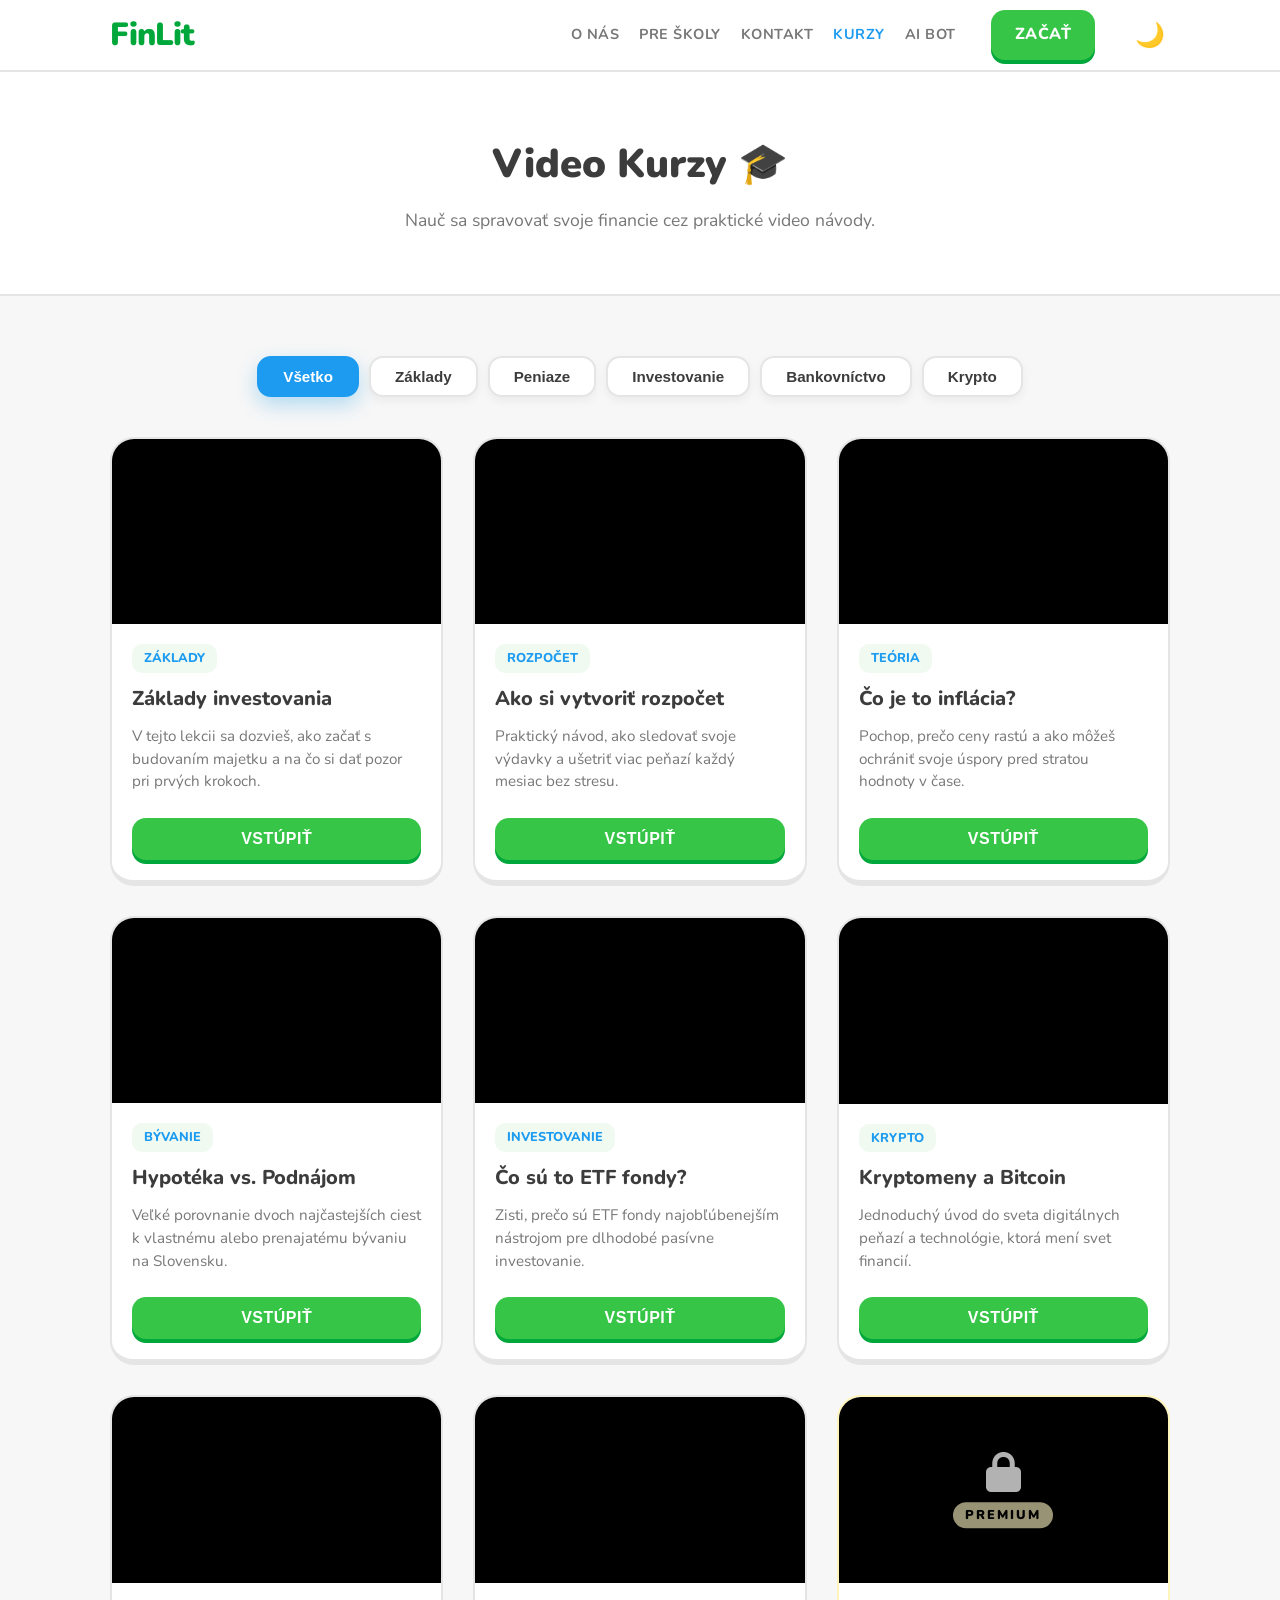
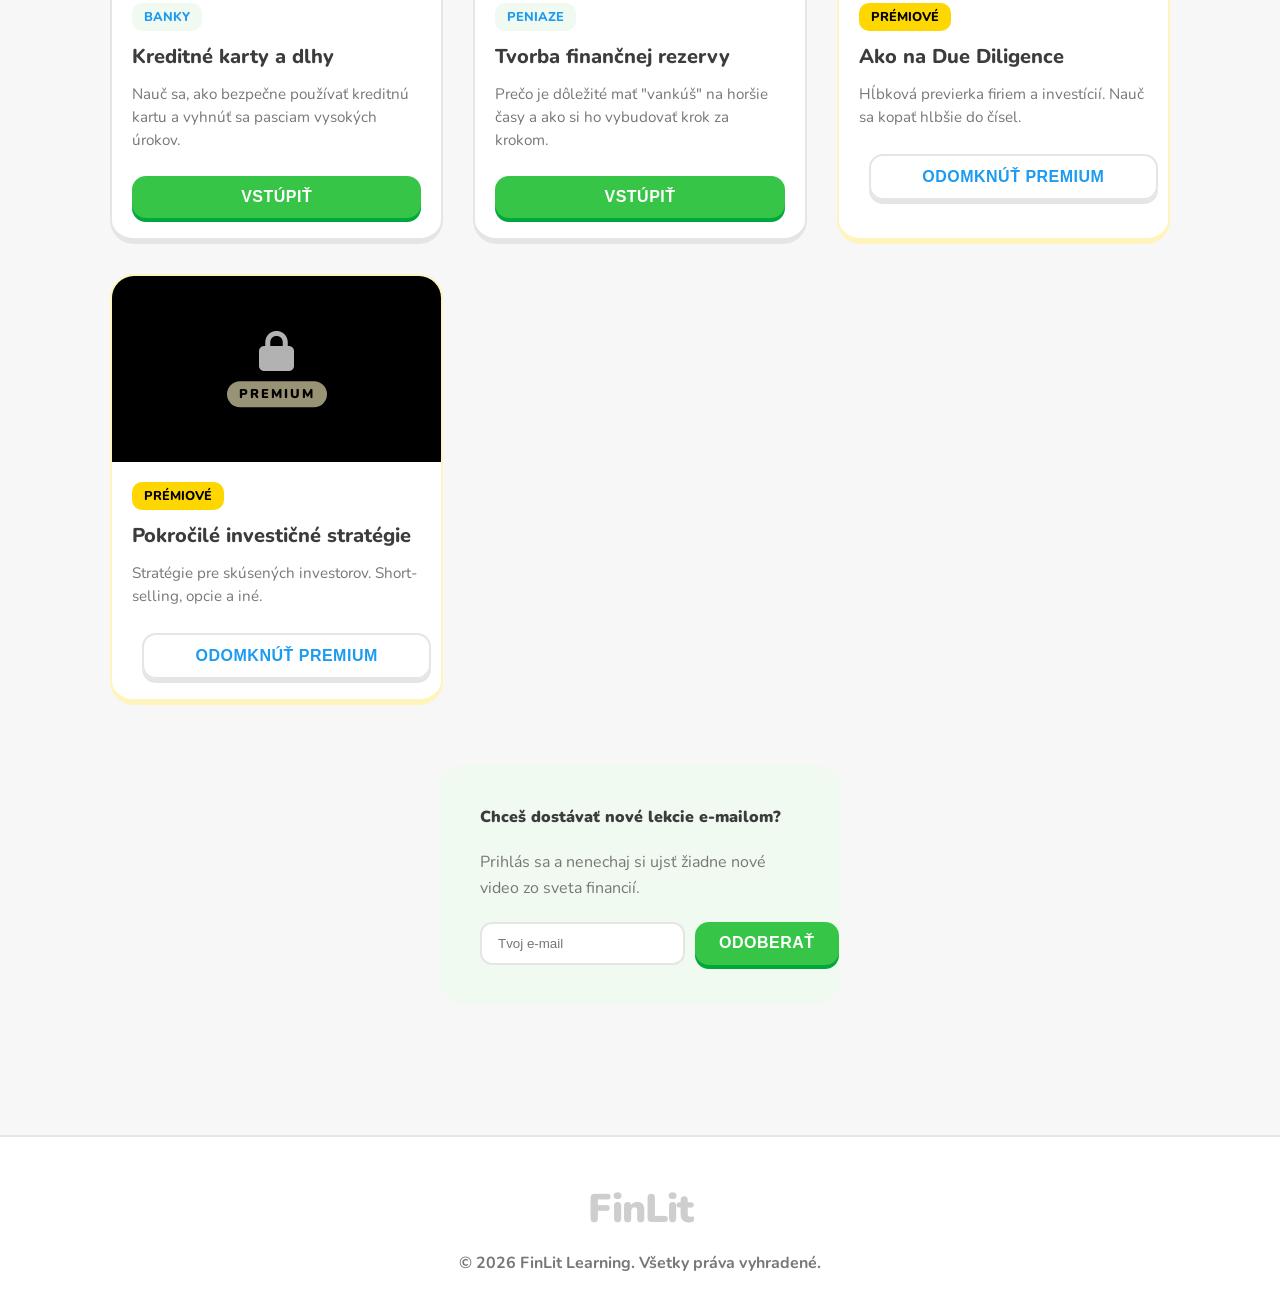
<file: kurzy.html>
<!DOCTYPE html>
<html lang="sk">

<head>
    <meta charset="UTF-8">
    <meta name="viewport" content="width=device-width, initial-scale=1.0">
    <title>FinLit - Video Kurzy 🎥</title>
    <link href="https://fonts.googleapis.com/css2?family=Nunito:wght@400;700;800;900&display=swap" rel="stylesheet">
    <link rel="stylesheet" href="style.css">
    <link rel="stylesheet" href="https://cdnjs.cloudflare.com/ajax/libs/font-awesome/6.0.0-beta3/css/all.min.css">
    <style>
        /* Premium / Locked Styles */
        .video-card.is-premium {
            position: relative;
            border-color: #ffd70044 !important;
        }

        .video-card.is-premium .video-container {
            filter: grayscale(0.8) brightness(0.7);
            pointer-events: none;
        }

        .lock-overlay {
            position: absolute;
            top: 50%;
            left: 50%;
            transform: translate(-50%, -50%);
            z-index: 10;
            color: white;
            text-align: center;
            pointer-events: none;
        }

        .lock-overlay i {
            font-size: 2.5rem;
            margin-bottom: 10px;
            display: block;
            text-shadow: 0 4px 10px rgba(0, 0, 0, 0.5);
        }

        .lock-overlay span {
            font-weight: 900;
            letter-spacing: 2px;
            font-size: 0.8rem;
            background: #ffd700;
            color: #000;
            padding: 4px 12px;
            border-radius: 20px;
            box-shadow: 0 4px 10px rgba(0, 0, 0, 0.3);
        }

        .video-tag.premium {
            background: #ffd700 !important;
            color: #000 !important;
        }
    </style>
</head>

<body>
    <header class="main-header">
        <div class="container">
            <div class="logo"><a href="index.html" style="text-decoration: none; color: inherit;">FinLit</a></div>
            <nav class="nav-links">
                <a href="index.html#o-nas">O nás</a>
                <a href="index.html#schools">Pre školy</a>
                <a href="index.html#kontakt">Kontakt</a>
                <a href="kurzy.html" class="active-link">Kurzy</a>
                <a href="ai.html">AI Bot</a>
                <a href="index.html#demo" class="btn-primary" style="margin-left: 15px;">Začať</a>
                <button class="theme-toggle" onclick="toggleTheme()" title="Prepnúť režim">
                    <span id="theme-icon">🌙</span>
                </button>
            </nav>
        </div>
    </header>

    <main>
        <!-- Course Grid View -->
        <div id="grid-view">
            <section class="hero-mini">
                <div class="container text-center">
                    <h2>Video Kurzy 🎓</h2>
                    <p>Nauč sa spravovať svoje financie cez praktické video návody.</p>
                </div>
            </section>

            <section class="video-grid-section">
                <div class="container">
                    <!-- Category Filter Bar -->
                    <div class="filter-bar"
                        style="display: flex; gap: 10px; flex-wrap: wrap; justify-content: center; margin-bottom: 40px;">
                        <button class="filter-btn active" onclick="filterCourses('všetko')"
                            data-filter="všetko">Všetko</button>
                        <button class="filter-btn" onclick="filterCourses('zaklady')"
                            data-filter="zaklady">Základy</button>
                        <button class="filter-btn" onclick="filterCourses('peniaze')"
                            data-filter="peniaze">Peniaze</button>
                        <button class="filter-btn" onclick="filterCourses('investovanie')"
                            data-filter="investovanie">Investovanie</button>
                        <button class="filter-btn" onclick="filterCourses('banky')"
                            data-filter="banky">Bankovníctvo</button>
                        <button class="filter-btn" onclick="filterCourses('krypto')"
                            data-filter="krypto">Krypto</button>
                    </div>

                    <div class="video-grid">
                        <!-- Video Course 1 -->
                        <div class="video-card" data-category="investovanie">
                            <div class="video-container">
                                <iframe src="https://www.youtube-nocookie.com/embed/ETxmCCsMoD0"
                                    title="YouTube video player" frameborder="0"
                                    allow="accelerometer; autoplay; clipboard-write; encrypted-media; gyroscope; picture-in-picture; web-share"
                                    allowfullscreen></iframe>
                            </div>
                            <div class="video-card-content">
                                <span class="video-tag">Základy</span>
                                <h3>Základy investovania</h3>
                                <p>V tejto lekcii sa dozvieš, ako začať s budovaním majetku a na čo si dať pozor pri
                                    prvých krokoch.</p>
                                <button class="btn-primary small" onclick="openLesson('zaklady-investovania')"
                                    style="width: 100%; margin-top: 10px;">Vstúpiť</button>
                            </div>
                        </div>

                        <!-- Video Course 2 -->
                        <div class="video-card" data-category="peniaze">
                            <div class="video-container">
                                <iframe src="https://www.youtube-nocookie.com/embed/ETxmCCsMoD0"
                                    title="YouTube video player" frameborder="0"
                                    allow="accelerometer; autoplay; clipboard-write; encrypted-media; gyroscope; picture-in-picture; web-share"
                                    allowfullscreen></iframe>
                            </div>
                            <div class="video-card-content">
                                <span class="video-tag">Rozpočet</span>
                                <h3>Ako si vytvoriť rozpočet</h3>
                                <p>Praktický návod, ako sledovať svoje výdavky a ušetriť viac peňazí každý mesiac bez
                                    stresu.</p>
                                <button class="btn-primary small" onclick="openLesson('ako-rozpocet')"
                                    style="width: 100%; margin-top: 10px;">Vstúpiť</button>
                            </div>
                        </div>

                        <!-- Video Course 3 -->
                        <div class="video-card" data-category="zaklady">
                            <div class="video-container">
                                <iframe src="https://www.youtube-nocookie.com/embed/ETxmCCsMoD0"
                                    title="YouTube video player" frameborder="0"
                                    allow="accelerometer; autoplay; clipboard-write; encrypted-media; gyroscope; picture-in-picture; web-share"
                                    allowfullscreen></iframe>
                            </div>
                            <div class="video-card-content">
                                <span class="video-tag">Teória</span>
                                <h3>Čo je to inflácia?</h3>
                                <p>Pochop, prečo ceny rastú a ako môžeš ochrániť svoje úspory pred stratou hodnoty v
                                    čase.</p>
                                <button class="btn-primary small" onclick="openLesson('co-je-inflacia')"
                                    style="width: 100%; margin-top: 10px;">Vstúpiť</button>
                            </div>
                        </div>

                        <!-- Video Course 4 -->
                        <div class="video-card" data-category="banky">
                            <div class="video-container">
                                <iframe src="https://www.youtube-nocookie.com/embed/ETxmCCsMoD0"
                                    title="YouTube video player" frameborder="0"
                                    allow="accelerometer; autoplay; clipboard-write; encrypted-media; gyroscope; picture-in-picture; web-share"
                                    allowfullscreen></iframe>
                            </div>
                            <div class="video-card-content">
                                <span class="video-tag">Bývanie</span>
                                <h3>Hypotéka vs. Podnájom</h3>
                                <p>Veľké porovnanie dvoch najčastejších ciest k vlastnému alebo prenajatému bývaniu na
                                    Slovensku.</p>
                                <button class="btn-primary small" onclick="openLesson('hypoteka-vs-najom')"
                                    style="width: 100%; margin-top: 10px;">Vstúpiť</button>
                            </div>
                        </div>

                        <!-- Video Course 5 -->
                        <div class="video-card" data-category="investovanie">
                            <div class="video-container">
                                <iframe src="https://www.youtube-nocookie.com/embed/ETxmCCsMoD0"
                                    title="YouTube video player" frameborder="0"
                                    allow="accelerometer; autoplay; clipboard-write; encrypted-media; gyroscope; picture-in-picture; web-share"
                                    allowfullscreen></iframe>
                            </div>
                            <div class="video-card-content">
                                <span class="video-tag">Investovanie</span>
                                <h3>Čo sú to ETF fondy?</h3>
                                <p>Zisti, prečo sú ETF fondy najobľúbenejším nástrojom pre dlhodobé pasívne
                                    investovanie.</p>
                                <button class="btn-primary small" onclick="openLesson('etf-fondy')"
                                    style="width: 100%; margin-top: 10px;">Vstúpiť</button>
                            </div>
                        </div>

                        <!-- Video Course 6 -->
                        <div class="video-card" data-category="krypto">
                            <div class="video-container">
                                <iframe src="https://www.youtube-nocookie.com/embed/ETxmCCsMoD0"
                                    title="YouTube video player" frameborder="0"
                                    allow="accelerometer; autoplay; clipboard-write; encrypted-media; gyroscope; picture-in-picture; web-share"
                                    allowfullscreen></iframe>
                            </div>
                            <div class="video-card-content">
                                <span class="video-tag">Krypto</span>
                                <h3>Kryptomeny a Bitcoin</h3>
                                <p>Jednoduchý úvod do sveta digitálnych peňazí a technológie, ktorá mení svet financií.
                                </p>
                                <button class="btn-primary small" onclick="openLesson('krypto-zaklady')"
                                    style="width: 100%; margin-top: 10px;">Vstúpiť</button>
                            </div>
                        </div>

                        <!-- Video Course 7 -->
                        <div class="video-card" data-category="banky">
                            <div class="video-container">
                                <iframe src="https://www.youtube-nocookie.com/embed/ETxmCCsMoD0"
                                    title="YouTube video player" frameborder="0"
                                    allow="accelerometer; autoplay; clipboard-write; encrypted-media; gyroscope; picture-in-picture; web-share"
                                    allowfullscreen></iframe>
                            </div>
                            <div class="video-card-content">
                                <span class="video-tag">Banky</span>
                                <h3>Kreditné karty a dlhy</h3>
                                <p>Nauč sa, ako bezpečne používať kreditnú kartu a vyhnúť sa pasciam vysokých úrokov.
                                </p>
                                <button class="btn-primary small" onclick="openLesson('kreditne-karty')"
                                    style="width: 100%; margin-top: 10px;">Vstúpiť</button>
                            </div>
                        </div>

                        <!-- Video Course 8 -->
                        <div class="video-card" data-category="peniaze">
                            <div class="video-container">
                                <iframe src="https://www.youtube-nocookie.com/embed/ETxmCCsMoD0"
                                    title="YouTube video player" frameborder="0"
                                    allow="accelerometer; autoplay; clipboard-write; encrypted-media; gyroscope; picture-in-picture; web-share"
                                    allowfullscreen></iframe>
                            </div>
                            <div class="video-card-content">
                                <span class="video-tag">Peniaze</span>
                                <h3>Tvorba finančnej rezervy</h3>
                                <p>Prečo je dôležité mať "vankúš" na horšie časy a ako si ho vybudovať krok za krokom.
                                </p>
                                <button class="btn-primary small" onclick="openLesson('financna-rezerva')"
                                    style="width: 100%; margin-top: 10px;">Vstúpiť</button>
                            </div>
                        </div>

                        <!-- Premium Locked Lessons -->
                        <div class="video-card is-premium" data-category="investovanie">
                            <div class="video-container">
                                <div class="lock-overlay">
                                    <i class="fas fa-lock"></i>
                                    <span>PREMIUM</span>
                                </div>
                                <iframe src="https://www.youtube-nocookie.com/embed/ETxmCCsMoD0"
                                    title="YouTube video player" frameborder="0"
                                    allow="accelerometer; autoplay; clipboard-write; encrypted-media; gyroscope; picture-in-picture; web-share"
                                    allowfullscreen></iframe>
                            </div>
                            <div class="video-card-content">
                                <span class="video-tag premium">Prémiové</span>
                                <h3>Ako na Due Diligence</h3>
                                <p>Hĺbková previerka firiem a investícií. Nauč sa kopať hlbšie do čísel.</p>
                                <button class="btn-secondary small" onclick="openLesson('due-diligence')"
                                    style="width: 100%; margin-top: 10px;">Odomknúť Premium</button>
                            </div>
                        </div>

                        <div class="video-card is-premium" data-category="investovanie">
                            <div class="video-container">
                                <div class="lock-overlay">
                                    <i class="fas fa-lock"></i>
                                    <span>PREMIUM</span>
                                </div>
                                <iframe src="https://www.youtube-nocookie.com/embed/ETxmCCsMoD0"
                                    title="YouTube video player" frameborder="0"
                                    allow="accelerometer; autoplay; clipboard-write; encrypted-media; gyroscope; picture-in-picture; web-share"
                                    allowfullscreen></iframe>
                            </div>
                            <div class="video-card-content">
                                <span class="video-tag premium">Prémiové</span>
                                <h3>Pokročilé investičné stratégie</h3>
                                <p>Stratégie pre skúsených investorov. Short-selling, opcie a iné.</p>
                                <button class="btn-secondary small" onclick="openLesson('pokrocile-strategie')"
                                    style="width: 100%; margin-top: 10px;">Odomknúť Premium</button>
                            </div>
                        </div>
                    </div>

                    <div class="lead-form-inline mt-4"
                        style="margin-top: 60px; background: var(--hover-bg); padding: 40px; border-radius: 24px;">
                        <h4>Chceš dostávať nové lekcie e-mailom?</h4>
                        <p style="margin-bottom: 20px; color: var(--text-light);">Prihlás sa a nenechaj si ujsť žiadne
                            nové video zo sveta financií.</p>
                        <form class="lead-form-group"
                            onsubmit="event.preventDefault(); alert('Skvelé! Budeme ťa informovať o nových videách.');"
                            style="display: flex; gap: 10px; max-width: 500px; margin: 0 auto;">
                            <input type="email" placeholder="Tvoj e-mail" required
                                style="flex: 1; padding: 12px 16px; border-radius: 12px; border: 2px solid var(--border-color);">
                            <button type="submit" class="btn-primary">Odoberať</button>
                        </form>
                    </div>
                </div>
            </section>
        </div>

        <!-- Lesson Detail View (Initially Hidden) -->
        <div id="lesson-view" style="display: none;">
            <div class="lesson-header-bar"
                style="background: var(--header-bg); border-bottom: 2px solid var(--border-color); padding: 20px 0;">
                <div class="container" style="display: flex; justify-content: space-between; align-items: center;">
                    <button class="btn-secondary small" onclick="closeLesson()"
                        style="margin: 0; padding: 10px 20px;"><i class="fas fa-arrow-left"></i> Späť na kurzy</button>
                    <h2 id="lesson-title-display" style="margin: 0; font-weight: 900; font-size: 1.5rem;">Názov lekcie
                    </h2>
                </div>
            </div>

            <div class="container" style="padding: 40px 20px;">
                <div class="lesson-tabs"
                    style="display: flex; gap: 10px; margin-bottom: 30px; border-bottom: 2px solid var(--border-color);">
                    <button class="tab-btn active" data-tab="video" onclick="switchTab('video')">🎥 Video</button>
                    <button class="tab-btn" data-tab="notes" onclick="switchTab('notes')">📝 Poznámky</button>
                    <button class="tab-btn" data-tab="quiz" onclick="switchTab('quiz')">✍️ Test</button>
                </div>

                <div class="lesson-content-area" id="lesson-content-area">
                    <!-- Video Container -->
                    <div id="tab-video-container" class="video-container"
                        style="display: block; max-width: 900px; margin: 0 auto; box-shadow: 0 20px 40px rgba(0,0,0,0.3); border-radius: 24px; overflow: hidden;">
                        <iframe id="lesson-video-frame" src="" title="Lesson Video" frameborder="0"
                            allow="accelerometer; autoplay; clipboard-write; encrypted-media; gyroscope; picture-in-picture; web-share"
                            allowfullscreen style="width: 100%; aspect-ratio: 16/9;"></iframe>
                    </div>

                    <!-- Notes Content -->
                    <div id="tab-notes-container" class="notes-content"
                        style="display: none; max-width: 800px; margin: 0 auto;">
                        <!-- Notes injected here -->
                    </div>

                    <!-- Quiz Content -->
                    <div id="tab-quiz-container" class="quiz-content"
                        style="display: none; max-width: 800px; margin: 0 auto;">
                        <!-- Quiz injected here -->
                    </div>
                </div>
            </div>
        </div>
    </main>

    <footer>
        <div class="container text-center">
            <div class="footer-logo">FinLit</div>
            <p>&copy; 2026 FinLit Learning. Všetky práva vyhradené.</p>
        </div>
    </footer>

    <script src="scripts.js"></script>
    <script src="kurzy_data.js"></script>
    <script src="kurzy_script.js"></script>
</body>

</html>
</file>
<file: style.css>
:root {
    --fin-green-dark: #00a73a;
    --fin-green-light: #36c547;
    --fin-blue: #1d9bf0;
    --fin-blue-dark: #0d82d0;
    --fin-red: #ff4b4b;
    --fin-bg: #f7f7f7;
    --fin-shadow: rgba(0, 0, 0, 0.1);
    --text-dark: #3c3c3c;
    --text-light: #777;
    --header-bg: white;
    --card-bg: white;
    --border-color: #e5e5e5;
    --hero-gradient-start: #e8f5e9;
    --glass-bg: rgba(255, 255, 255, 0.9);
    --hover-bg: #f0faf0;
    --item-bg: #ffffff;
}

[data-theme="dark"] {
    --fin-bg: #131417;
    --text-dark: #f0f0f0;
    --text-light: #b0b0b0;
    --header-bg: #1c1e22;
    --card-bg: #2a2d33;
    --border-color: #3a3d42;
    --fin-shadow: rgba(0, 0, 0, 0.4);
    --hero-gradient-start: #1b2e1b;
    --glass-bg: rgba(30, 32, 35, 0.8);
    --hover-bg: #32363d;
    --item-bg: #2a2d33;
}

* {
    box-sizing: border-box;
    margin: 0;
    padding: 0;
    scroll-behavior: smooth;
}

html, body {
    overflow-x: hidden;
    width: 100%;
    position: relative;
    margin: 0;
    padding: 0;
}

body {
    font-family: 'Nunito', 'Arial', sans-serif;
    background-color: var(--fin-bg);
    color: var(--text-dark);
    line-height: 1.6;
}

.container {
    max-width: 1100px;
    margin: 0 auto;
    padding: 0 20px;
    width: 100%;
    box-sizing: border-box;
}

.text-center {
    text-align: center;
}

.mt-4 {
    margin-top: 2rem;
}

/* Header */
.main-header {
    background-color: var(--header-bg);
    border-bottom: 2px solid var(--border-color);
    position: sticky;
    top: 0;
    z-index: 1000;
}

.main-header .container {
    display: flex;
    justify-content: space-between;
    align-items: center;
    height: 70px;
}

.logo {
    color: var(--fin-green-dark);
    font-size: 2rem;
    font-weight: 900;
    letter-spacing: -1px;
    user-select: none;
}

.nav-links {
    display: flex;
    align-items: center;
    gap: 20px;
}

.nav-links a:not(.btn-primary) {
    text-decoration: none;
    color: var(--text-light);
    font-weight: 700;
    transition: color 0.2s;
    text-transform: uppercase;
    font-size: 0.9rem;
    letter-spacing: 0.5px;
}

.nav-links a:not(.btn-primary):hover {
    color: var(--fin-blue);
}

/* Buttons */
.btn-primary {
    display: inline-block;
    padding: 12px 24px;
    border: none;
    border-radius: 14px;
    font-size: 1rem;
    font-weight: 800;
    color: white !important;
    text-decoration: none;
    background-color: var(--fin-green-light);
    box-shadow: 0 4px 0 var(--fin-green-dark);
    transition: transform 0.1s, box-shadow 0.1s;
    cursor: pointer;
    text-transform: uppercase;
    letter-spacing: 0.5px;
}

.btn-primary:active {
    box-shadow: 0 1px 0 var(--fin-green-dark);
    transform: translateY(3px);
}

.btn-secondary {
    display: inline-block;
    padding: 12px 24px;
    border: 2px solid var(--border-color);
    border-radius: 14px;
    font-size: 1rem;
    font-weight: 800;
    color: var(--fin-blue) !important;
    text-decoration: none;
    background-color: transparent;
    box-shadow: 0 4px 0 var(--border-color);
    transition: transform 0.1s, box-shadow 0.1s, background-color 0.2s;
    cursor: pointer;
    text-transform: uppercase;
    margin-left: 10px;
    letter-spacing: 0.5px;
}

.btn-secondary:hover {
    background-color: var(--hover-bg);
}

.btn-secondary:active {
    box-shadow: 0 1px 0 #e5e5e5;
    transform: translateY(3px);
}

.btn-primary.large,
.btn-secondary.large {
    padding: 16px 32px;
    font-size: 1.1rem;
    border-radius: 16px;
}

/* Theme Toggle */
.theme-toggle {
    background: none;
    border: none;
    font-size: 1.5rem;
    cursor: pointer;
    margin-left: 15px;
    padding: 5px;
    border-radius: 50%;
    transition: background 0.2s;
    color: var(--text-dark);
}

.theme-toggle:hover {
    background: var(--fin-shadow);
}

/* Hero Section */
.hero {
    padding: 80px 0;
    background-image: radial-gradient(circle at top right, var(--hero-gradient-start) 0%, var(--fin-bg) 50%);
    overflow: hidden;
}

.hero-content {
    display: flex;
    align-items: center;
    justify-content: space-between;
    gap: 40px;
    flex-wrap: wrap;
}

.hero-text {
    flex: 1;
    min-width: 320px;
    animation: fadeUp 0.8s ease-out;
}

.hero-text h2 {
    font-size: 3.5rem;
    font-weight: 900;
    color: var(--text-dark);
    margin-bottom: 20px;
    line-height: 1.15;
    letter-spacing: -1px;
}

.hero-text p {
    font-size: 1.2rem;
    font-weight: 500;
    color: var(--text-light);
    margin-bottom: 35px;
}

.hero-image {
    flex: 1;
    min-width: 320px;
    display: flex;
    justify-content: center;
    position: relative;
    animation: fadeInRight 1s ease-out;
}

/* Mockup Container */
.app-mockup {
    width: 100%;
    max-width: 360px;
    background: var(--card-bg);
    border-radius: 24px;
    box-shadow: 0 20px 50px var(--fin-shadow);
    overflow: hidden;
    border: 8px solid var(--border-color);
    transform: rotate(2deg);
    transition: transform 0.4s ease;
}

.app-mockup:hover {
    transform: rotate(0deg) translateY(-10px);
}

.glass-effect {
    backdrop-filter: blur(10px);
    background: var(--glass-bg);
}

.mockup-header {
    background-color: var(--fin-green-dark);
    color: white;
    text-align: center;
    padding: 15px;
    font-weight: 800;
    font-size: 1.2rem;
    box-shadow: 0 3px 0 #3a6b00;
}

.mockup-body {
    padding: 25px 20px;
}

.mockup-item {
    display: flex;
    align-items: center;
    padding: 15px;
    margin-bottom: 18px;
    border-radius: 16px;
    background-color: var(--item-bg);
    border: 2px solid var(--fin-blue);
    box-shadow: 0 4px 0 rgba(24, 153, 228, 0.3);
    transition: transform 0.2s, background-color 0.2s;
    cursor: default;
}

.mockup-item:hover {
    transform: translateY(-2px);
    background-color: var(--hover-bg);
}

.mockup-icon {
    font-size: 2em;
    margin-right: 15px;
}

.mockup-item-text h3 {
    margin: 0;
    font-size: 1.1rem;
    font-weight: 800;
    color: var(--text-dark);
}

.mockup-item-text p {
    margin: 0;
    font-size: 0.9rem;
    font-weight: 700;
    color: #afafaf;
}

.mockup-button {
    display: block;
    width: 100%;
    text-align: center;
    padding: 16px;
    border-radius: 16px;
    font-weight: 800;
    font-size: 1.1rem;
    color: white;
    text-decoration: none;
    text-transform: uppercase;
    background-color: var(--fin-blue);
    box-shadow: 0 4px 0 var(--fin-blue-dark);
    border: none;
    margin-top: 25px;
    transition: transform 0.1s, box-shadow 0.1s;
    letter-spacing: 0.5px;
}

.mockup-button:active {
    box-shadow: 0 1px 0 var(--fin-blue-dark);
    transform: translateY(3px);
}

/* Features */
.features {
    padding: 80px 0;
    background-color: var(--header-bg);
    border-top: 2px solid var(--border-color);
    border-bottom: 2px solid var(--border-color);
}

.section-title {
    font-size: 2.5rem;
    font-weight: 900;
    margin-bottom: 50px;
    color: var(--text-dark);
    letter-spacing: -0.5px;
}

.features-grid {
    display: grid;
    grid-template-columns: repeat(auto-fit, minmax(280px, 1fr));
    gap: 30px;
}

.feature-card {
    background: var(--card-bg);
    padding: 40px 30px;
    border-radius: 24px;
    border: 2px solid var(--border-color);
    border-bottom: 6px solid var(--border-color);
    transition: transform 0.3s cubic-bezier(0.175, 0.885, 0.32, 1.275), border-color 0.2s;
}

.feature-card:hover {
    transform: translateY(-10px);
    border-bottom-color: var(--fin-green-light);
}

.feature-icon {
    font-size: 3.5rem;
    margin-bottom: 20px;
    display: inline-block;
}

.feature-card h3 {
    margin-bottom: 12px;
    font-size: 1.5rem;
    font-weight: 800;
}

.feature-card p {
    color: var(--text-light);
    font-weight: 500;
}

/* Demo Section */
.demo-section {
    padding: 80px 0 100px;
    background-color: var(--fin-bg);
}

.demo-subtitle {
    font-size: 1.2rem;
    font-weight: 500;
    color: var(--text-light);
    margin-bottom: 40px;
}

.iframe-container {
    width: 100%;
    max-width: 450px;
    /* Matching the 450px from style.css app-container */
    margin: 0 auto;
    height: 750px;
    border: 12px solid var(--border-color);
    border-radius: 36px;
    overflow: hidden;
    position: relative;
    background: var(--card-bg);
    box-shadow: 0 25px 50px rgba(0, 0, 0, 0.1);
    transition: transform 0.3s ease;
}

.iframe-container:hover {
    transform: scale(1.02);
}

.iframe-container iframe {
    width: 100%;
    height: 100%;
    border: none;
    display: block;
}

.controls {
    display: flex;
    justify-content: center;
    gap: 10px;
    flex-wrap: wrap;
}

.controls button {
    margin: 0;
}

/* Kurzy / Video Page */
.hero-mini {
    padding: 60px 0;
    background-color: var(--header-bg);
    border-bottom: 2px solid var(--border-color);
}

.hero-mini h2 {
    font-size: 2.5rem;
    font-weight: 900;
    margin-bottom: 10px;
}

.hero-mini p {
    font-size: 1.1rem;
    color: var(--text-light);
}

.video-grid-section {
    padding: 60px 0 100px;
    background-color: var(--fin-bg);
}

.coming-soon-card {
    max-width: 600px;
    margin: 0 auto;
    background: var(--card-bg);
    padding: 60px 40px;
    border-radius: 28px;
    border: 3px dashed var(--fin-blue);
    background-color: var(--hover-bg);
    text-align: center;
}

.coming-soon-icon {
    font-size: 4rem;
    margin-bottom: 20px;
}

.coming-soon-card h3 {
    font-size: 1.8rem;
    font-weight: 900;
    color: var(--text-dark);
    margin-bottom: 15px;
}

.coming-soon-card p {
    font-size: 1.1rem;
    color: var(--text-light);
    margin-bottom: 30px;
}

.status-badge {
    display: inline-block;
    padding: 8px 20px;
    background-color: var(--fin-blue);
    color: white;
    font-weight: 800;
    border-radius: 20px;
    text-transform: uppercase;
    font-size: 0.9rem;
    letter-spacing: 1px;
}

.active-link {
    color: var(--fin-blue) !important;
}

/* Video Grid & Cards */
.video-grid {
    display: grid;
    grid-template-columns: repeat(auto-fill, minmax(300px, 1fr));
    gap: 30px;
    margin-top: 40px;
    justify-content: center;
    /* Center cards if they don't fill the row */
}

.video-card {
    background: var(--card-bg);
    border-radius: 24px;
    border: 2px solid var(--border-color);
    border-bottom: 6px solid var(--border-color);
    overflow: hidden;
    transition: transform 0.3s ease, border-color 0.2s;
    text-align: left;
    max-width: 400px;
    /* Constant size limit */
    width: 100%;
}

.video-card:hover {
    transform: translateY(-8px);
    border-bottom-color: var(--fin-blue);
}

.video-container {
    position: relative;
    padding-bottom: 56.25%;
    /* 16:9 Aspect Ratio */
    height: 0;
    overflow: hidden;
    background: #000;
}

.video-container iframe {
    position: absolute;
    top: 0;
    left: 0;
    width: 100%;
    height: 100%;
    border: none;
}

.video-card-content {
    padding: 20px;
}

.video-card-content h3 {
    font-size: 1.25rem;
    font-weight: 800;
    margin-bottom: 10px;
    color: var(--text-dark);
}

.video-card-content p {
    font-size: 0.95rem;
    color: var(--text-light);
    margin-bottom: 15px;
    line-height: 1.5;
}

.video-tag {
    display: inline-block;
    padding: 4px 12px;
    background-color: var(--hover-bg);
    color: var(--fin-blue);
    font-weight: 800;
    font-size: 0.8rem;
    border-radius: 10px;
    text-transform: uppercase;
    margin-bottom: 10px;
}

/* Contact Section */
.contact-section {
    padding: 40px 0 60px;
    background-color: var(--header-bg);
    border-top: 2px solid var(--border-color);
}

.contact-container {
    display: flex;
    gap: 50px;
    flex-wrap: wrap;
    max-width: 900px;
    margin: 0 auto;
}

.contact-container.single-column {
    justify-content: center;
    text-align: center;
}

.contact-info {
    flex: 1;
    min-width: 300px;
}

.contact-info h3 {
    font-size: 2rem;
    font-weight: 900;
    margin-bottom: 20px;
    color: var(--text-dark);
}

.contact-info p {
    color: var(--text-light);
    margin-bottom: 30px;
    font-size: 1.1rem;
}

.info-item {
    display: flex;
    align-items: center;
    gap: 15px;
    margin-bottom: 15px;
    font-weight: 700;
    color: var(--text-dark);
}

.info-item.centered {
    justify-content: center;
}

.contact-email {
    color: var(--fin-blue);
    text-decoration: none;
    transition: color 0.2s;
    font-size: 1.4rem;
}

.contact-email:hover {
    color: var(--fin-blue-dark);
    text-decoration: underline;
}

.info-item i {
    color: var(--fin-blue);
    font-size: 1.2rem;
    width: 25px;
}

/* Lesson Modal */
.modal-overlay {
    position: fixed;
    top: 0;
    left: 0;
    width: 100%;
    height: 100%;
    background-color: rgba(0, 0, 0, 0.85);
    backdrop-filter: blur(8px);
    z-index: 2000;
    display: none;
    align-items: center;
    justify-content: center;
    padding: 20px;
}

.modal-overlay.active {
    display: flex;
}

.modal-container {
    background-color: var(--fin-bg);
    width: 100%;
    max-width: 900px;
    height: 90vh;
    border-radius: 32px;
    overflow: hidden;
    position: relative;
    display: flex;
    flex-direction: column;
    box-shadow: 0 30px 60px rgba(0, 0, 0, 0.5);
}

.modal-header {
    background-color: var(--header-bg);
    padding: 20px 30px;
    border-bottom: 2px solid var(--border-color);
    display: flex;
    justify-content: space-between;
    align-items: center;
}

.modal-header h2 {
    font-size: 1.5rem;
    font-weight: 900;
}

.close-modal {
    background: none;
    border: none;
    font-size: 1.5rem;
    cursor: pointer;
    color: var(--text-light);
    transition: color 0.2s;
}

.close-modal:hover {
    color: var(--fin-red);
}

/* Tabs */
.modal-tabs {
    display: flex;
    background-color: var(--header-bg);
    border-bottom: 2px solid var(--border-color);
    padding: 0 20px;
}

.tab-btn {
    padding: 15px 25px;
    border: none;
    background: none;
    font-weight: 800;
    font-size: 1rem;
    color: var(--text-light);
    cursor: pointer;
    position: relative;
    transition: color 0.2s;
}

.tab-btn:hover {
    color: var(--fin-blue);
}

.tab-btn.active {
    color: var(--fin-blue);
}

.tab-btn.active::after {
    content: '';
    position: absolute;
    bottom: -2px;
    left: 0;
    width: 100%;
    height: 4px;
    background-color: var(--fin-blue);
    border-radius: 2px;
}

.modal-body {
    flex: 1;
    overflow-y: auto;
    padding: 30px;
}

/* Quiz UI */
.quiz-question-block {
    background-color: var(--card-bg);
    padding: 25px;
    border-radius: 20px;
    border: 2px solid var(--border-color);
    margin-bottom: 20px;
    transition: border-color 0.3s;
}

.quiz-question {
    font-weight: 800;
    font-size: 1.1rem;
    margin-bottom: 15px;
}

.quiz-options-grid {
    display: grid;
    gap: 12px;
}

.quiz-option {
    display: flex;
    align-items: center;
    gap: 12px;
    padding: 12px 18px;
    border-radius: 12px;
    background-color: var(--hover-bg);
    cursor: pointer;
    transition: background-color 0.1s;
    font-weight: 600;
}

.quiz-option:hover {
    background-color: var(--border-color);
}

.quiz-option input {
    width: 20px;
    height: 20px;
}

.quiz-feedback {
    margin-top: 15px;
    font-weight: 800;
    font-size: 0.95rem;
}

/* Mobile Adjustments */
@media (max-width: 600px) {
    .modal-container {
        height: 100vh;
        border-radius: 0;
    }

    .modal-tabs {
        overflow-x: auto;
    }

    .tab-btn {
        padding: 12px 15px;
        font-size: 0.9rem;
    }
}

.social-icons {
    display: flex;
    gap: 15px;
    margin-top: 30px;
}

.social-icons a {
    display: flex;
    justify-content: center;
    align-items: center;
    width: 45px;
    height: 45px;
    background-color: #f0f0f0;
    border-radius: 50%;
    color: var(--text-dark);
    text-decoration: none;
    transition: background-color 0.2s, color 0.2s;
}

.social-icons a:hover {
    background-color: var(--fin-blue);
    color: white;
}

.contact-form {
    flex: 1;
    min-width: 320px;
    background: white;
    padding: 30px;
    border-radius: 24px;
    border: 2px solid #e5e5e5;
    box-shadow: 0 10px 25px rgba(0, 0, 0, 0.05);
}

.form-group {
    margin-bottom: 20px;
}

.form-group label {
    display: block;
    font-weight: 800;
    margin-bottom: 8px;
    color: var(--text-dark);
    font-size: 0.9rem;
    text-transform: uppercase;
}

.form-group input,
.form-group textarea {
    width: 100%;
    padding: 12px 16px;
    border-radius: 14px;
    border: 2px solid #e5e5e5;
    background-color: #f9f9f9;
    font-family: inherit;
    font-size: 1rem;
    transition: border-color 0.2s;
}

.form-group input:focus,
.form-group textarea:focus {
    outline: none;
    border-color: var(--fin-blue);
}

/* Footer */
footer {
    background-color: var(--header-bg);
    padding: 40px 0;
    border-top: 2px solid var(--border-color);
}

.footer-logo {
    color: #cecece;
    font-size: 2.5rem;
    font-weight: 900;
    letter-spacing: -1px;
    margin-bottom: 10px;
}

footer p {
    font-weight: 700;
    color: var(--text-light);
}

/* Animations */
@keyframes fadeUp {
    from {
        opacity: 0;
        transform: translateY(30px);
    }

    to {
        opacity: 1;
        transform: translateY(0);
    }
}

@keyframes fadeInRight {
    from {
        opacity: 0;
        transform: translateX(30px);
    }

    to {
        opacity: 1;
        transform: translateX(0);
    }
}

.pulse {
    animation: pulse 2s infinite ease-in-out;
}

@keyframes pulse {
    0% {
        transform: scale(1);
    }

    50% {
        transform: scale(1.1);
    }

    100% {
        transform: scale(1);
    }
}

.float {
    animation: float 3s infinite ease-in-out;
}

@keyframes float {
    0% {
        transform: translateY(0);
    }

    50% {
        transform: translateY(-10px);
    }

    100% {
        transform: translateY(0);
    }
}

.bounce {
    animation: bounce 2s infinite ease-in-out;
}

@keyframes bounce {

    0%,
    20%,
    50%,
    80%,
    100% {
        transform: translateY(0);
    }

    40% {
        transform: translateY(-15px);
    }

    60% {
        transform: translateY(-7px);
    }
}

/* Responsive */
/* --- App Specific Styles (from finlit.html) --- */

.app-body {
    display: flex;
    justify-content: center;
    align-items: flex-start;
    min-height: 100vh;
}

.app-container {
    width: 100%;
    max-width: 450px;
    background: var(--card-bg);
    box-shadow: 0 4px 15px var(--fin-shadow);
    box-sizing: border-box;
    overflow: hidden;
    min-height: 500px;
}

.screen {
    display: none;
    padding: 20px;
}

.screen.active {
    display: block;
}

.app-container .header {
    text-align: center;
    padding: 15px 10px;
    color: white;
    background-color: var(--fin-green-dark);
    font-size: 1.5em;
    font-weight: bold;
    box-shadow: 0 3px 0 #3a6b00;
}

.app-container .subheader {
    font-size: 1.2em;
    color: #555;
    text-align: center;
    margin-bottom: 20px;
}

.action-button {
    display: block;
    width: 100%;
    padding: 15px;
    margin-top: 20px;
    border: none;
    border-radius: 12px;
    font-size: 1.1em;
    font-weight: bold;
    color: white;
    cursor: pointer;
    text-transform: uppercase;
    box-shadow: 0 4px 0 #3a6b00;
    background-color: var(--fin-green-dark);
    transition: background-color 0.1s;
}

.action-button:active {
    box-shadow: 0 1px 0 #3a6b00;
    transform: translateY(3px);
}

.module-item {
    display: flex;
    align-items: center;
    padding: 15px;
    margin-bottom: 15px;
    border-radius: 12px;
    background-color: var(--item-bg);
    border: 2px solid var(--fin-blue);
    cursor: pointer;
    transition: background-color 0.1s;
    box-shadow: 0 3px 0 rgba(24, 153, 228, 0.3);
}

.module-item:hover {
    background-color: #f0f8ff;
}

.module-icon {
    font-size: 2em;
    margin-right: 15px;
    color: var(--fin-blue);
}

.module-info h3 {
    margin: 0 !important;
    color: #333 !important;
}

.module-info p {
    margin: 2px 0 0 !important;
    font-size: 0.9em !important;
    color: #666 !important;
}

#menu-screen .header {
    background-color: var(--fin-blue);
    box-shadow: 0 3px 0 #0f5c8c;
}

.lesson-item {
    display: flex;
    align-items: center;
    gap: 15px;
    margin-bottom: 20px;
    padding: 10px;
    background: var(--card-bg);
    border-radius: 12px;
    cursor: pointer;
    box-shadow: 0 2px 5px var(--fin-shadow);
    border-bottom: 4px solid var(--fin-green-dark);
    transition: border-bottom-color 0.3s;
}

.lesson-icon {
    font-size: 2.5em;
    width: 60px;
    height: 60px;
    border-radius: 50%;
    background-color: var(--hover-bg);
    color: var(--fin-green-dark);
    display: flex;
    justify-content: center;
    align-items: center;
    border: 4px solid var(--fin-green-dark);
}

.lesson-item.completed {
    border-bottom: 4px solid var(--fin-blue);
}

.lesson-item.completed h3 {
    color: var(--fin-blue);
}

.answer-option {
    background-color: var(--item-bg);
    padding: 15px;
    margin-bottom: 10px;
    border: 2px solid var(--fin-blue);
    border-radius: 12px;
    cursor: pointer;
    font-weight: bold;
    transition: background-color 0.1s, border-color 0.1s;
}

.answer-option:hover {
    background-color: #f0f8ff;
}

.answer-option.correct {
    background-color: var(--fin-green-light);
    border-color: var(--fin-green-dark);
    color: white;
}

.answer-option.incorrect {
    background-color: var(--fin-red);
    border-color: #cc0000;
    color: white;
}

#quiz-continue {
    background-color: var(--fin-blue);
    box-shadow: 0 4px 0 #0f5c8c;
}

.poucka-box {
    background-color: var(--card-bg);
    padding: 20px;
    border-radius: 16px;
    border: 2px solid var(--border-color);
    margin-bottom: 20px;
    box-shadow: 0 4px 0 var(--border-color);
}

/* FAQ Section */
.faq-section {
    padding: 80px 0;
    background-color: var(--header-bg);
}

.faq-container {
    max-width: 700px;
    margin: 0 auto;
    text-align: left;
}

.faq-item {
    margin-bottom: 15px;
    border-radius: 16px;
    border: 2px solid var(--border-color);
    overflow: hidden;
}

.faq-question {
    padding: 20px;
    background: var(--card-bg);
    cursor: pointer;
    font-weight: 800;
    display: flex;
    justify-content: space-between;
    align-items: center;
    color: var(--text-dark);
}

.faq-answer {
    padding: 0 20px;
    max-height: 0;
    overflow: hidden;
    transition: max-height 0.3s ease-out, padding 0.3s ease;
    background: var(--card-bg);
    color: var(--text-light);
}

.faq-item.active .faq-answer {
    max-height: 200px;
    padding: 0 20px 20px;
}

/* Newsletter */
.newsletter-section {
    padding: 80px 0;
    background-color: var(--fin-blue);
    color: white;
}

.newsletter-box {
    max-width: 500px;
    margin: 0 auto;
}

.newsletter-form {
    display: flex;
    gap: 10px;
    margin-top: 30px;
}

.newsletter-form input {
    flex: 1;
    padding: 15px;
    border-radius: 12px;
    border: none;
    font-size: 1rem;
}

/* Quick Lead Form for Subpages */
.lead-form-inline {
    max-width: 400px;
    margin: 30px auto;
}

.lead-form-inline h4 {
    margin-bottom: 20px;
    font-weight: 900;
}

.lead-form-group {
    display: flex;
    gap: 10px;
}

.lead-form-group input {
    flex: 1;
    padding: 12px;
    border-radius: 12px;
    border: 2px solid var(--border-color);
    background: var(--card-bg);
    color: var(--text-dark);
}


/* Mission Section */
.mission-section {
    padding: 100px 0;
    background-color: var(--header-bg);
}

.mission-grid {
    display: grid;
    grid-template-columns: 1.2fr 0.8fr;
    gap: 60px;
    align-items: center;
}

.mission-text .badge {
    background-color: var(--fin-blue);
    color: white;
    padding: 6px 16px;
    border-radius: 20px;
    font-weight: 800;
    font-size: 0.8rem;
    text-transform: uppercase;
    letter-spacing: 1px;
    display: inline-block;
    margin-bottom: 20px;
}

.mission-text h2 {
    font-size: 2.8rem;
    font-weight: 900;
    line-height: 1.2;
    margin-bottom: 25px;
    color: var(--text-dark);
}

.mission-list {
    list-style: none;
    margin-top: 30px;
}

.mission-list li {
    display: flex;
    align-items: center;
    gap: 15px;
    margin-bottom: 15px;
    font-weight: 700;
    font-size: 1.1rem;
    color: var(--text-dark);
}

.mission-list li i {
    color: var(--fin-green-light);
    font-size: 1.4rem;
}

.mission-stats {
    display: grid;
    grid-template-columns: 1fr;
    gap: 20px;
}

.stat-card {
    background: var(--card-bg);
    padding: 30px;
    border-radius: 24px;
    border: 2px solid var(--border-color);
    box-shadow: 0 10px 20px var(--fin-shadow);
    text-align: center;
}

.stat-number {
    font-size: 3rem;
    font-weight: 900;
    color: var(--fin-blue);
    line-height: 1;
    margin-bottom: 5px;
}

.stat-label {
    font-weight: 800;
    color: var(--text-light);
    text-transform: uppercase;
    font-size: 0.9rem;
}

/* Schools Section */
.schools-section {
    padding: 60px 0;
    background-color: var(--fin-bg);
}

.schools-box {
    display: flex;
    justify-content: space-between;
    align-items: center;
    padding: 60px;
    border-radius: 32px;
    background: linear-gradient(135deg, var(--fin-blue) 0%, var(--fin-blue-dark) 100%);
    color: white;
    gap: 40px;
}

.schools-content {
    flex: 1;
}

.schools-content h2 {
    font-size: 2.5rem;
    font-weight: 900;
    margin-bottom: 20px;
}

.schools-content p {
    font-size: 1.2rem;
    margin-bottom: 30px;
    opacity: 0.9;
}

.schools-icon-box {
    font-size: 8rem;
    opacity: 0.2;
}

/* Team Section */
.team-section {
    padding: 100px 0;
    background-color: var(--header-bg);
}

.team-grid {
    display: grid;
    grid-template-columns: repeat(auto-fit, minmax(250px, 1fr));
    gap: 40px;
    margin-top: 50px;
}

.team-card {
    background: var(--card-bg);
    padding: 40px 20px;
    border-radius: 24px;
    border: 2px solid var(--border-color);
    transition: all 0.3s ease;
    cursor: pointer;
}

.team-card:hover {
    transform: translateY(-10px);
    border-color: var(--fin-blue);
    box-shadow: 0 15px 30px var(--fin-shadow);
}

.team-img-container {
    width: 140px;
    height: 140px;
    border-radius: 50%;
    margin: 0 auto 25px;
    overflow: hidden;
    border: 4px solid var(--border-color);
    transition: border-color 0.3s ease;
}

.team-card:hover .team-img-container {
    border-color: var(--fin-blue);
}

.team-img-container img {
    width: 100%;
    height: 100%;
    object-fit: cover;
}

.team-card h3 {
    font-weight: 900;
    margin-bottom: 5px;
}

.team-card p {
    font-weight: 700;
    color: var(--fin-blue);
}

/* Consolidated About/Team Section */
.about-section {
    padding: 100px 0;
    background-color: var(--header-bg);
}

.team-group {
    margin-top: 80px;
    border-top: 2px solid var(--border-color);
    padding-top: 60px;
}

/* Join Section (Newsletter + Support) */
.join-section {
    padding: 100px 0;
    background-color: var(--fin-bg);
}

.join-grid {
    display: grid;
    grid-template-columns: 1fr 1fr;
    gap: 40px;
    align-items: stretch;
}

.join-box {
    background: var(--card-bg);
    padding: 40px;
    border-radius: 28px;
    border: 2px solid var(--border-color);
    display: flex;
    flex-direction: column;
    justify-content: center;
}

.join-box h2 {
    font-size: 1.8rem;
    font-weight: 900;
    margin-bottom: 15px;
}

.support-row {
    display: flex;
    gap: 15px;
    margin-top: 20px;
}

.support-pill {
    flex: 1;
    background: var(--header-bg);
    padding: 15px;
    border-radius: 16px;
    display: flex;
    align-items: center;
    gap: 10px;
    font-weight: 700;
    font-size: 0.9rem;
    border: 2px solid var(--border-color);
    color: var(--text-dark);
}

.support-pill i {
    color: var(--fin-blue);
    font-size: 1.2rem;
}

@media (max-width: 992px) {
    .join-grid {
        grid-template-columns: 1fr;
    }
}

/* Native Newsletter Form Styles */
.newsletter-form-native {
    margin-top: 25px;
    display: flex;
    flex-direction: column;
    gap: 15px;
}

.newsletter-input-group {
    display: flex;
    gap: 10px;
}

.newsletter-input-group input {
    flex: 1;
    padding: 15px 20px;
    border-radius: 16px;
    border: 2px solid var(--border-color);
    background: var(--header-bg);
    color: var(--text-dark);
    font-family: inherit;
    font-size: 1rem;
    font-weight: 700;
    transition: all 0.2s ease;
}

.newsletter-input-group input:focus {
    outline: none;
    border-color: var(--fin-blue);
    box-shadow: 0 0 0 4px rgba(24, 153, 228, 0.1);
}

.newsletter-consent {
    display: flex;
    align-items: flex-start;
    gap: 10px;
    font-size: 0.85rem;
    color: var(--text-light);
    cursor: pointer;
    text-align: left;
}

.newsletter-consent input {
    width: 18px;
    height: 18px;
    margin-top: 2px;
    cursor: pointer;
}

.success-message {
    display: none;
    text-align: center;
    padding: 30px;
    animation: fadeIn 0.5s ease;
}

.success-message i {
    font-size: 3rem;
    color: var(--fin-green-dark);
    margin-bottom: 15px;
}

.success-message h3 {
    font-weight: 900;
    color: var(--text-dark);
    margin-bottom: 5px;
}

.newsletter-footer {
    margin-top: 20px;
    padding-top: 15px;
    border-top: 1px solid var(--border-color);
    font-size: 0.75rem;
    line-height: 1.4;
    color: var(--text-light);
    text-align: left;
}

.newsletter-footer p {
    margin-bottom: 8px;
}

.newsletter-footer a {
    color: var(--fin-blue);
    text-decoration: underline;
}

.unsubscribe-info {
    font-style: italic;
    opacity: 0.8;
}

/* Hidden elements */
.hidden-fields {
    display: none !important;
}


/* Support Section */
.support-section {
    padding: 100px 0;
    background-color: var(--fin-bg);
}

.support-box {
    max-width: 900px;
    margin: 0 auto;
}

.support-options {
    display: grid;
    grid-template-columns: repeat(auto-fit, minmax(300px, 1fr));
    gap: 30px;
    margin-top: 50px;
}

.support-card {
    background: var(--card-bg);
    padding: 40px;
    border-radius: 28px;
    border: 2px solid var(--border-color);
    text-align: center;
}

.support-card.highlighted {
    border-color: var(--fin-green-light);
    background-color: var(--hero-gradient-start);
}

.support-card i {
    font-size: 3rem;
    color: var(--fin-blue);
    margin-bottom: 20px;
}

.support-card.highlighted i {
    color: var(--fin-green-dark);
}

.support-card h3 {
    font-weight: 900;
    margin-bottom: 10px;
}

.support-card .btn-primary,
.support-card .btn-secondary {
    margin-top: 20px;
}

/* Footer Enhancements */
.footer-info {
    margin: 30px 0;
}

.social-links {
    display: flex;
    justify-content: center;
    gap: 20px;
    margin-top: 20px;
}

.social-links a {
    font-size: 1.5rem;
    color: var(--text-light);
    transition: color 0.2s, transform 0.2s;
}

.social-links a:hover {
    color: var(--fin-blue);
    transform: scale(1.2);
}

.copyright {
    font-size: 0.9rem;
    margin-top: 40px;
    opacity: 0.8;
}

/* Responsive Overrides */
@media (max-width: 768px) {
    .main-header .container {
        flex-direction: column !important;
        gap: 15px !important;
        padding: 15px !important;
        height: auto !important;
    }

    .nav-links {
        display: flex !important;
        flex-wrap: wrap !important;
        justify-content: center !important;
        gap: 8px !important;
        font-size: 0.8rem !important;
        width: 100% !important;
    }

    .nav-links a.btn-primary {
        margin-left: 0 !important;
        padding: 8px 15px !important;
        font-size: 0.8rem !important;
    }

    .hero-text h2 {
        font-size: 2.2rem;
    }

    .section-title {
        font-size: 1.8rem;
    }

    .mission-grid {
        grid-template-columns: 1fr;
        gap: 40px;
    }

    .schools-box {
        flex-direction: column;
        padding: 40px 20px;
        text-align: center;
    }

    .schools-content h2 {
        font-size: 1.8rem;
    }

    .schools-icon-box {
        display: none;
    }

    .join-grid {
        gap: 20px;
    }

    /* UI Elements Fixes for Mobile */
    .app-mockup {
        max-width: 85vw; /* Smaller width to allow for rotation */
        margin: 0 auto;
        transform: rotate(1deg); /* Subtle rotation for better mobile fit */
    }

    .iframe-container {
        max-width: 290px;
        height: 600px;
        border-width: 8px;
    }

    /* Contact Section Fix */
    .contact-info {
        min-width: unset !important;
        width: 100%;
    }

    .info-item.centered {
        flex-direction: column;
        gap: 10px;
        padding: 0 10px;
    }

    .contact-email {
        font-size: 0.95rem; /* Slightly smaller for very narrow screens */
        word-break: break-all;
        overflow-wrap: break-word;
        max-width: 100%;
        display: block;
        line-height: 1.2;
    }
}

/* In-Page Lesson View */
.lesson-header-bar {
    background-color: var(--header-bg);
    border-bottom: 2px solid var(--border-color);
    padding: 20px 0;
    position: sticky;
    top: 80px;
    z-index: 100;
}

.lesson-container {
    padding: 40px 20px;
    animation: fadeIn 0.4s ease-out;
}

.lesson-tabs {
    display: flex;
    gap: 10px;
    margin-bottom: 30px;
    border-bottom: 2px solid var(--border-color);
}

.lesson-content-area {
    min-height: 500px;
}

.notes-content {
    background-color: var(--card-bg);
    padding: 40px;
    border-radius: 24px;
    border: 2px solid var(--border-color);
    line-height: 1.8;
}

.notes-content h3 {
    color: var(--fin-blue);
    margin-top: 30px;
    margin-bottom: 15px;
}

.notes-content ul {
    margin-left: 20px;
    margin-bottom: 20px;
}

@keyframes fadeIn {
    from {
        opacity: 0;
        transform: translateY(10px);
    }

    to {
        opacity: 1;
        transform: translateY(0);
    }
}

@media (max-width: 768px) {
    .lesson-header-bar {
        top: 70px;
    }

    .lesson-header-bar h2 {
        font-size: 1.2rem;
    }
}

/* Filter Buttons */
.filter-btn {
    padding: 10px 24px;
    border-radius: 14px;
    border: 2px solid var(--border-color);
    background-color: var(--card-bg);
    color: var(--text-dark);
    font-weight: 800;
    font-size: 0.95rem;
    cursor: pointer;
    transition: all 0.2s ease;
    box-shadow: 0 4px 10px rgba(0, 0, 0, 0.05);
}

.filter-btn:hover {
    border-color: var(--fin-blue);
    background-color: var(--hover-bg);
    transform: translateY(-2px);
}

.filter-btn.active {
    background-color: var(--fin-blue);
    color: white;
    border-color: var(--fin-blue);
    box-shadow: 0 8px 20px rgba(24, 153, 228, 0.3);
}
</file>
